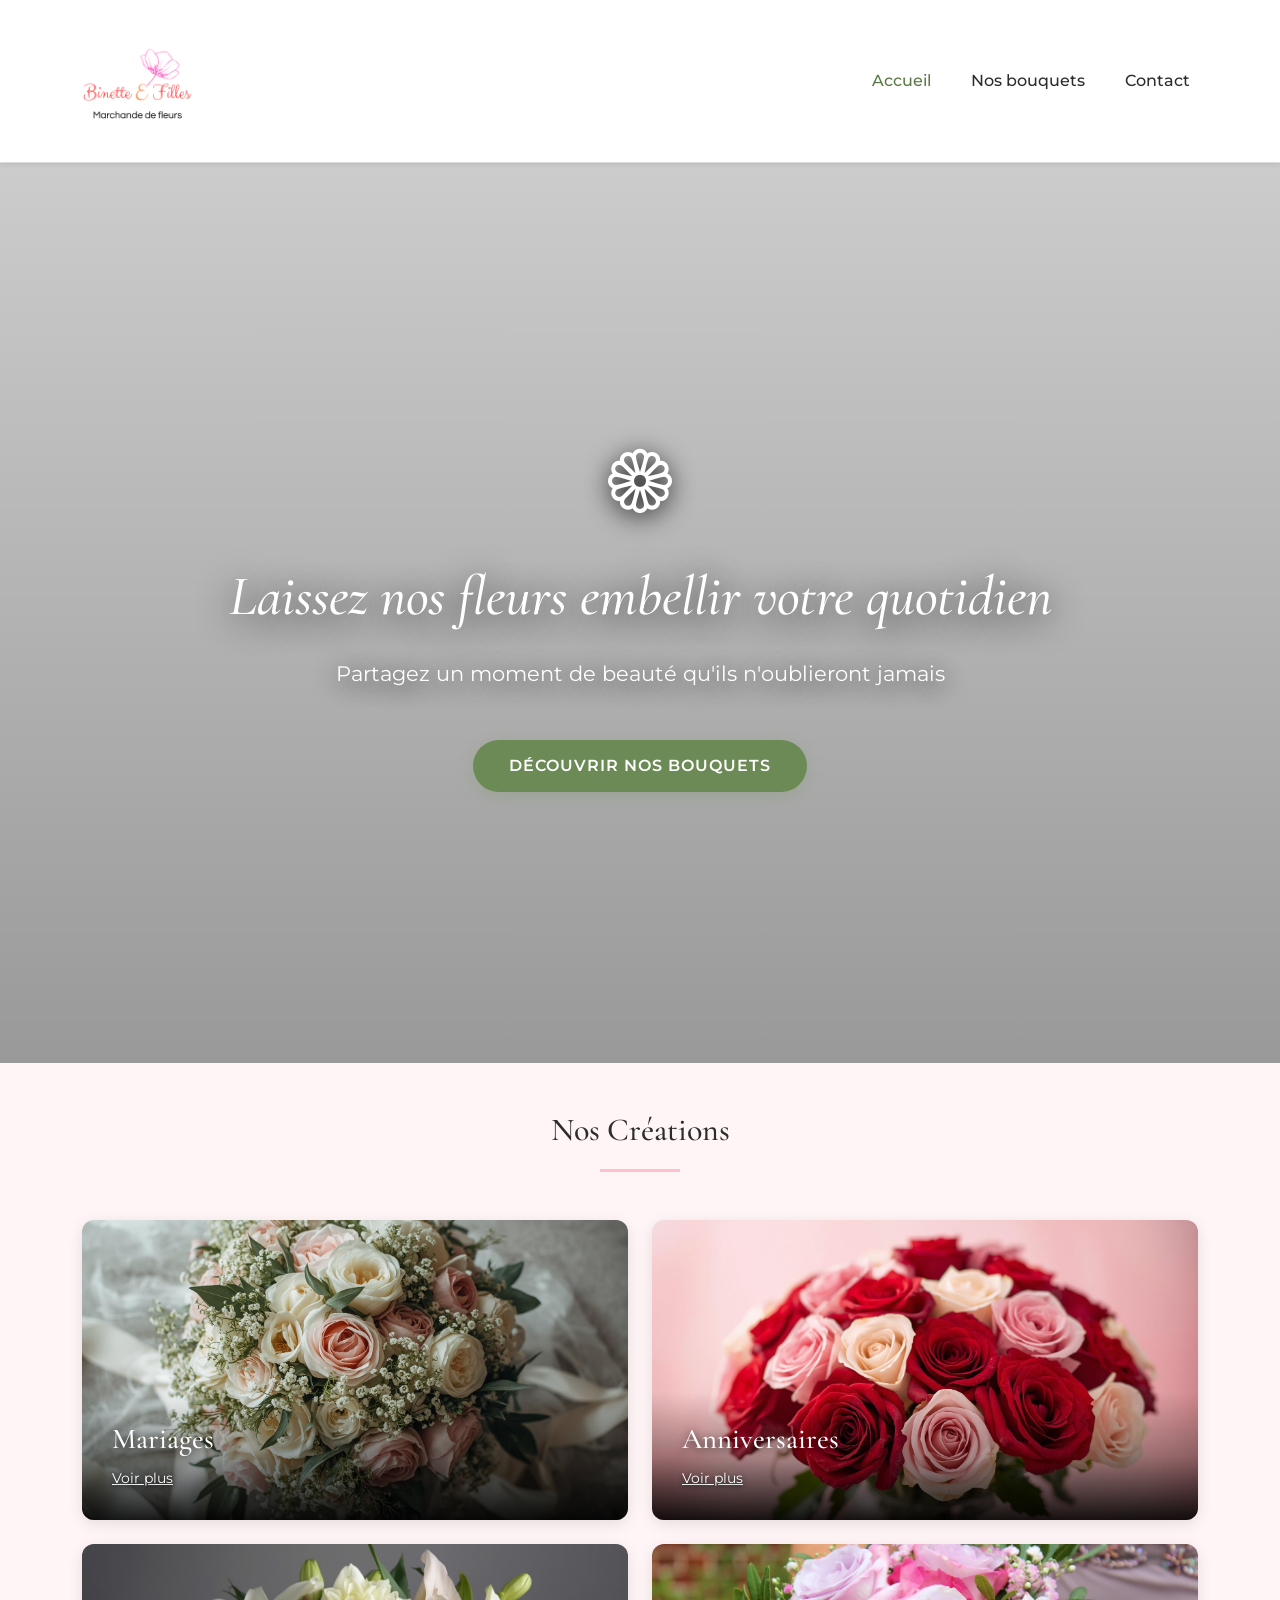
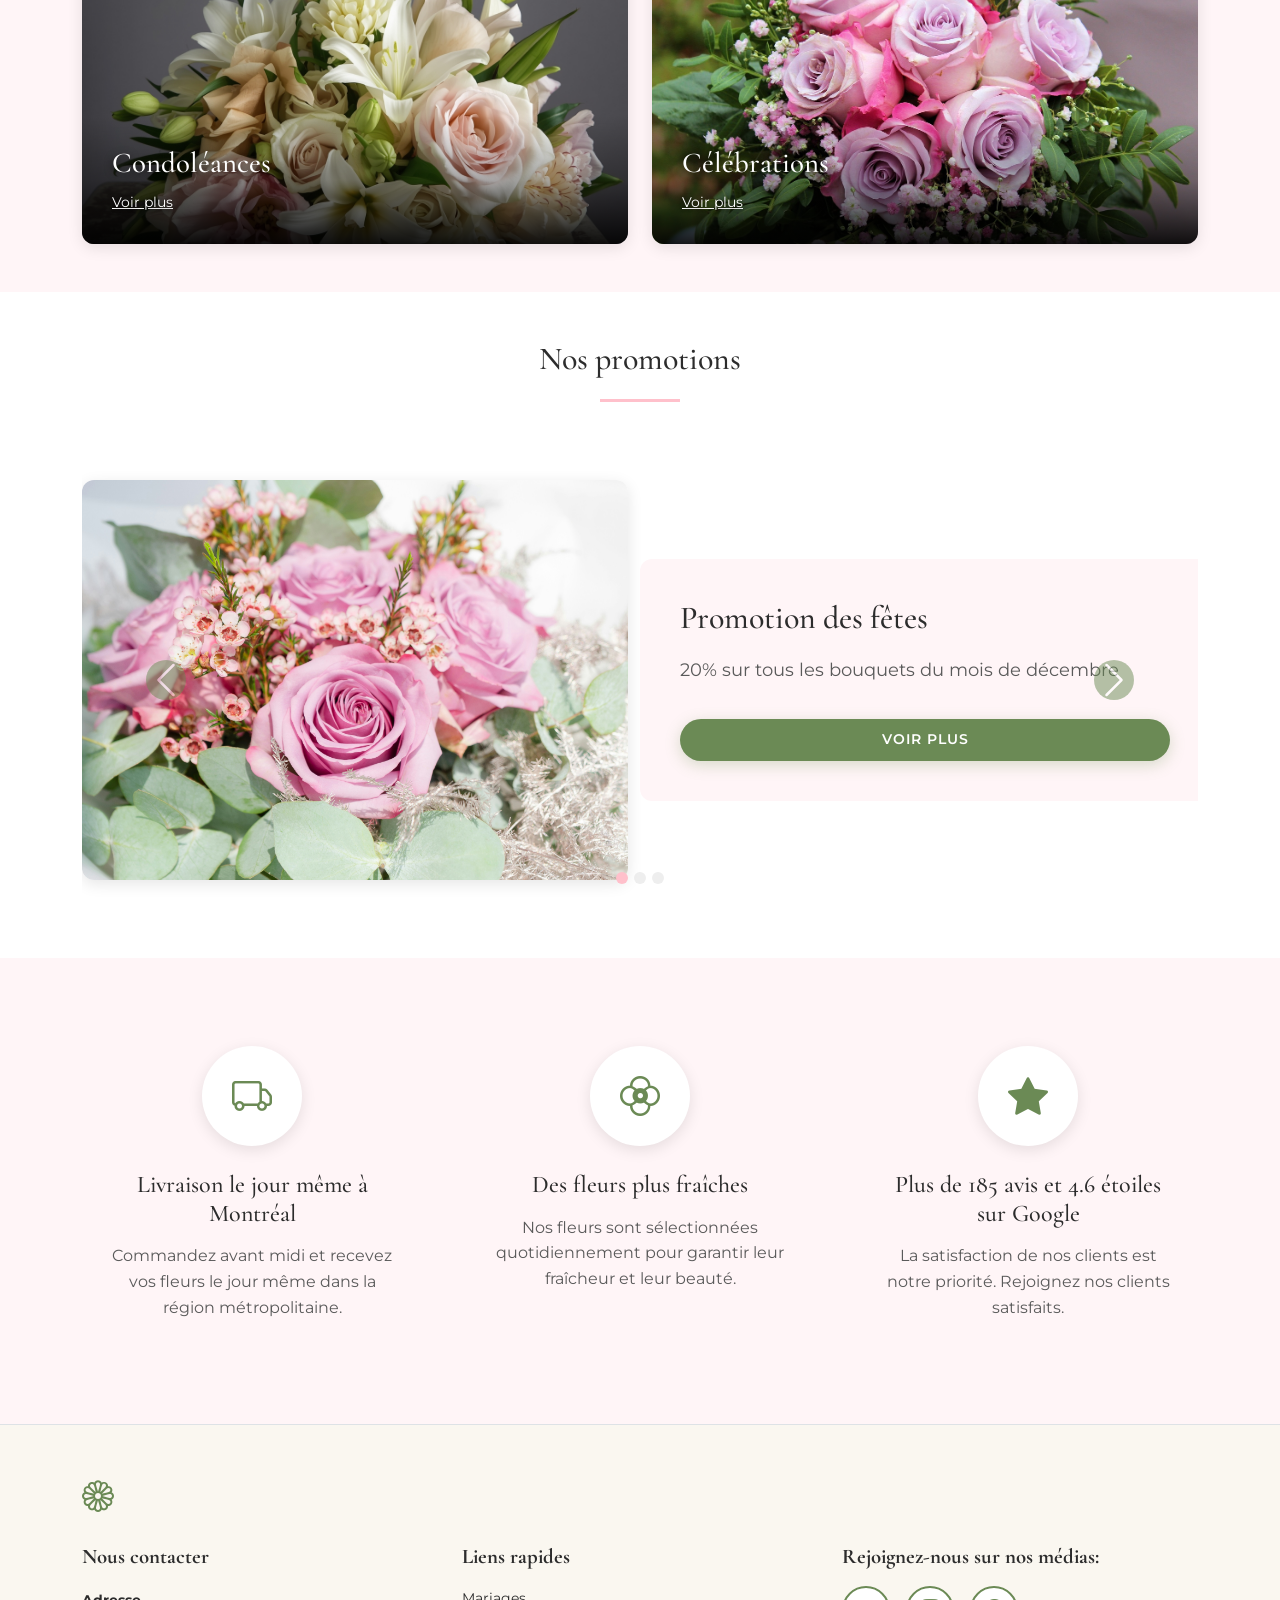
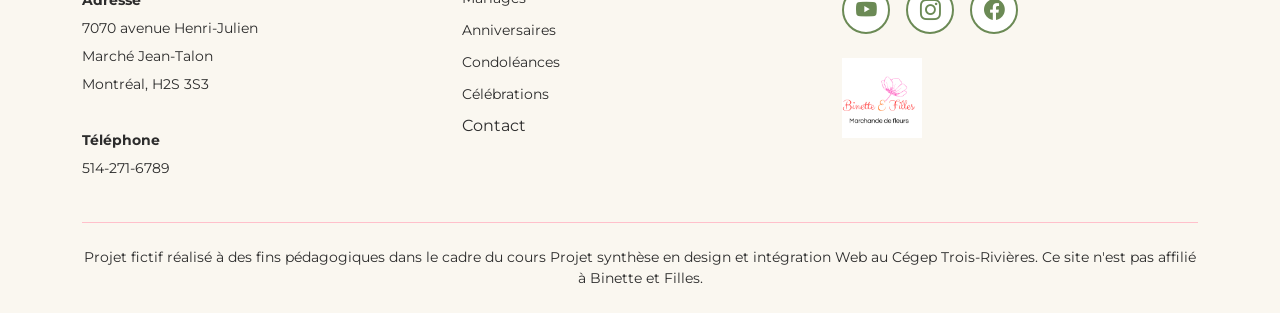
<file: index.html>
<!DOCTYPE html>
<html lang="fr">
<head>
    <meta charset="UTF-8">
    <meta name="viewport" content="width=device-width, initial-scale=1.0">
    <title>Binette et Filles | Fleuriste artisanale à Montréal</title>
    
    <!-- Bootstrap CSS -->
    <link href="https://cdn.jsdelivr.net/npm/bootstrap@5.3.2/dist/css/bootstrap.min.css" rel="stylesheet">
    
    <!-- Bootstrap Icons -->
    <link href="https://cdn.jsdelivr.net/npm/bootstrap-icons@1.11.1/font/bootstrap-icons.css" rel="stylesheet">
    
    <!-- Google Fonts -->
    <link href="https://fonts.googleapis.com/css2?family=Cormorant+Garamond:wght@400;500;600;700&family=Montserrat:wght@300;400;500;600;700&display=swap" rel="stylesheet">
    
    <!-- Custom CSS -->
    <link rel="stylesheet" href="css/style.css">
</head>
<body>
    <!-- ========== HEADER ========== -->
    <header>
        <nav class="navbar navbar-expand-lg navbar-light bg-white sticky-top shadow-sm py-3">
            <div class="container">
                <!-- Logo -->
                <a class="navbar-brand" href="index.html">
                    <img src="images/logo Binette et filles.png" alt="Binette et Filles" height="120">
                </a>
                
                <!-- Bouton menu mobile -->
                <button class="navbar-toggler" type="button" data-bs-toggle="collapse" data-bs-target="#navbarNav" aria-controls="navbarNav" aria-expanded="false" aria-label="Menu">
                    <span class="navbar-toggler-icon"></span>
                </button>
                
                <!-- Navigation principale -->
                <div class="collapse navbar-collapse" id="navbarNav">
                    <ul class="navbar-nav ms-auto gap-lg-4">
                        <li class="nav-item">
                            <a class="nav-link active" href="index.html">Accueil</a>
                        </li>
                        <li class="nav-item">
                            <a class="nav-link" href="bouquets.html">Nos bouquets</a>
                        </li>
                        <li class="nav-item">
                            <a class="nav-link" href="contact.html">Contact</a>
                        </li>
                    </ul>
                </div>
            </div>
        </nav>
    </header>

  <!-- ========== HERO ========== -->
<section class="hero position-relative">
    <!-- Vidéo hero -->
    <video class="hero-video" autoplay muted loop playsinline>
        <source src="images/video hero.mp4" type="video/mp4">
    </video>
    
    <!-- Overlay  -->
    <div class="hero-overlay"></div>
    
    <!-- Contenu hero -->
    <div class="hero-content text-center">
        <i class="bi bi-flower1 hero-icon"></i>
        <h1 class="hero-title fst-italic">Laissez nos fleurs embellir votre quotidien</h1>
        <p class="hero-subtitle">Partagez un moment de beauté qu'ils n'oublieront jamais</p>
        <a href="bouquets.html" class="btn btn-vert-sauge mt-3">Découvrir nos bouquets</a>
    </div>
</section>


<!-- ========== NOS CRÉATIONS ========== -->
<section class="creations py-5">
    <div class="container">
        <!-- Titre section -->
        <h2 class="text-center mb-5">Nos Créations</h2>
        
        <!-- Grille 4 cartes -->
        <div class="row g-4">
            <!-- Carte 1 : Mariages -->
            <div class="col-lg-6 col-md-6">
                <div class="creation-card">
                    <img src="images/mariage.jpg" alt="Mariages" class="creation-img">
                    <div class="creation-content">
                        <h3>Mariages</h3>
                        <a href="mariages.html" class="creation-link">Voir plus</a>
                    </div>
                </div>
            </div>
            
            <!-- Carte 2 : Anniversaires -->
            <div class="col-lg-6 col-md-6">
                <div class="creation-card">
                    <img src="images/roses anniversaire.jpg" alt="Anniversaires" class="creation-img">
                    <div class="creation-content">
                        <h3>Anniversaires</h3>
                        <a href="#" class="creation-link">Voir plus</a>
                    </div>
                </div>
            </div>
            
            <!-- Carte 3 : Condoléances -->
            <div class="col-lg-6 col-md-6">
                <div class="creation-card">
                    <img src="images/fleurs condoléances.jpg" alt="Condoléances" class="creation-img">
                    <div class="creation-content">
                        <h3>Condoléances</h3>
                        <a href="#" class="creation-link">Voir plus</a>
                    </div>
                </div>
            </div>
            
            <!-- Carte 4 : Célébrations -->
            <div class="col-lg-6 col-md-6">
                <div class="creation-card">
                    <img src="images/bouquet 27.jpg" alt="Célébrations" class="creation-img">
                    <div class="creation-content">
                        <h3>Célébrations</h3>
                        <a href="#" class="creation-link">Voir plus</a>
                    </div>
                </div>
            </div>
        </div>
    </div>
</section>


<!-- ========== NOS PROMOTIONS ========== -->
<section class="promotions py-5 bg-white">
    <div class="container">
        <!-- Titre section -->
        <h2 class="text-center mb-5">Nos promotions</h2>
        
        <!-- Carrousel Bootstrap -->
        <div id="carouselPromotions" class="carousel slide" data-bs-ride="carousel">
          
            <div class="carousel-indicators">
                <button type="button" data-bs-target="#carouselPromotions" data-bs-slide-to="0" class="active" aria-current="true" aria-label="Slide 1"></button>
                <button type="button" data-bs-target="#carouselPromotions" data-bs-slide-to="1" aria-label="Slide 2"></button>
                <button type="button" data-bs-target="#carouselPromotions" data-bs-slide-to="2" aria-label="Slide 3"></button>
            </div>
            
            <!-- Slides -->
            <div class="carousel-inner">
                <!-- Slide 1 : Promotion des fêtes -->
                <div class="carousel-item active">
                    <div class="row align-items-center">
                        <div class="col-md-6">
                            <img src="images/bouquet rose 17.jpg" class="d-block w-100 promo-img" alt="Promotion des fêtes">
                        </div>
                        <div class="col-md-6 promo-content">
                            <h3 class="promo-title">Promotion des fêtes</h3>
                            <p class="promo-text">20% sur tous les bouquets du mois de décembre</p>
                            <a href="bouquets.html" class="btn btn-vert-sauge mt-3">Voir plus</a>
                        </div>
                    </div>
                </div>
                
                <!-- Slide 2 : Saint-Valentin -->
                <div class="carousel-item">
                    <div class="row align-items-center">
                        <div class="col-md-6">
                            <img src="images/bouquet rouge.jpg" class="d-block w-100 promo-img" alt="Saint-Valentin">
                        </div>
                       <div class="col-md-6 promo-content">
                     <h3 class="promo-title">Saint-Valentin approche</h3>
                         <p class="promo-text">Réservez dès maintenant vos bouquets de roses romantiques</p>
                        <a href="bouquets.html" class="btn btn-vert-sauge mt-3">Voir plus</a>
                        </div>
                    </div>
                </div>
                
                <!-- Slide 3 : Fête des mères -->
                <div class="carousel-item">
                    <div class="row align-items-center">
                        <div class="col-md-6">
                            <img src="images/roses anniversaire  2.jpg" class="d-block w-100 promo-img" alt="Fête des mères">
                        </div>
                        <div class="col-md-6 promo-content">
                            <h3 class="promo-title">Fête des mères</h3>
                            <p class="promo-text">Offrez un bouquet unique pour célébrer maman</p>
                            <a href="bouquets.html" class="btn btn-vert-sauge mt-3">Voir plus</a>
                        </div>
                    </div>
                </div>
            </div>
            
            <!-- Contrôles précédent/suivant -->
            <button class="carousel-control-prev" type="button" data-bs-target="#carouselPromotions" data-bs-slide="prev">
                <span class="carousel-control-prev-icon" aria-hidden="true"></span>
                <span class="visually-hidden">Précédent</span>
            </button>
            <button class="carousel-control-next" type="button" data-bs-target="#carouselPromotions" data-bs-slide="next">
                <span class="carousel-control-next-icon" aria-hidden="true"></span>
                <span class="visually-hidden">Suivant</span>
            </button>
        </div>
    </div>
</section> 
<!-- ========== NOS VALEURS ========== -->
<section class="valeurs py-5">
    <div class="container">
        <div class="row g-5">
            <!-- Valeur 1 : Livraison -->
            <div class="col-lg-4 col-md-4">
                <div class="valeur-card">
                    <i class="bi bi-truck valeur-icon"></i>
                    <h3>Livraison le jour même à Montréal</h3>
                    <p>Commandez avant midi et recevez vos fleurs le jour même dans la région métropolitaine.</p>
                </div>
            </div>
            
            <!-- Valeur 2 : Fraîcheur -->
            <div class="col-lg-4 col-md-4">
                <div class="valeur-card">
                    <i class="bi bi-flower2 valeur-icon"></i>
                    <h3>Des fleurs plus fraîches</h3>
                    <p>Nos fleurs sont sélectionnées quotidiennement pour garantir leur fraîcheur et leur beauté.</p>
                </div>
            </div>
            
            <!-- Valeur 3 : Avis Google -->
            <div class="col-lg-4 col-md-4">
                <div class="valeur-card">
                    <i class="bi bi-star-fill valeur-icon"></i>
                    <h3>Plus de 185 avis et 4.6 étoiles sur Google</h3>
                    <p>La satisfaction de nos clients est notre priorité. Rejoignez nos clients satisfaits.</p>
                </div>
            </div>
        </div>
    </div>
</section>







    <!-- ========== FOOTER ========== -->
   <footer class="border-top pt-5 pb-4 mt-auto">
        <div class="container">
            <!-- Icône fleur -->
            <i class="bi bi-flower1 fs-2 text-noir-doux mb-4 d-block"></i>
            
            <!-- Contenu du footer -->
            <div class="row">
                <!-- Colonne 1 : Nous contacter -->
                <div class="col-lg-4 col-md-6 mb-4 mb-lg-0">
                    <h5 class="fw-bold mb-3">Nous contacter</h5>
                    <address class="text-gris small lh-lg">
                        <strong class="text-noir-doux">Adresse</strong><br>
                        7070 avenue Henri-Julien<br>
                        Marché Jean-Talon<br>
                        Montréal, H2S 3S3<br><br>
                        <strong class="text-noir-doux">Téléphone</strong><br>
                        514-271-6789
                    </address>
                </div>
                
                <!-- Colonne 2 : Liens rapides -->
                <div class="col-lg-4 col-md-6 mb-4 mb-lg-0">
                    <h5 class="fw-bold mb-3">Liens rapides</h5>
                    <ul class="list-unstyled">
                        <li class="mb-2"><a href="mariages.html" class="text-gris text-decoration-none footer-link small">Mariages</a></li>
                        <li class="mb-2"><a href="#" class="text-gris text-decoration-none footer-link small">Anniversaires</a></li>
                        <li class="mb-2"><a href="#" class="text-gris text-decoration-none footer-link small">Condoléances</a></li>
                        <li class="mb-2"><a href="#" class="text-gris text-decoration-none footer-link small">Célébrations</a></li>
                       <li class="mb-2"><a href="contact.html" class="footer-link text-decoration-none text-gris">Contact</a></li>
                    </ul>
                </div>
                
                <!-- Colonne 3 : Réseaux sociaux -->
                <div class="col-lg-4 col-md-12">
                    <h5 class="fw-bold mb-3">Rejoignez-nous sur nos médias:</h5>
                    
                    <!-- Icônes réseaux sociaux -->
                    <div class="d-flex gap-3 mb-4">
                        <a href="#" class="social-icon text-decoration-none" aria-label="YouTube">
                            <i class="bi bi-youtube"></i>
                        </a>
                        <a href="#" class="social-icon text-decoration-none" aria-label="Instagram">
                            <i class="bi bi-instagram"></i>
                        </a>
                        <a href="#" class="social-icon text-decoration-none" aria-label="Facebook">
                            <i class="bi bi-facebook"></i>
                        </a>
                    </div>
                    
                  
                   
                 <img src="images/logo Binette et filles.png" alt="Binette et Filles" class="footer-logo mb-2">
               
                </div>
            </div>
            
            <!-- Bas du footer -->
            <div class="border-top mt-4 pt-4 text-center">
                <p class="text-gris small mb-0">Projet fictif réalisé à des fins pédagogiques dans le cadre du cours Projet synthèse en design et intégration Web au Cégep Trois-Rivières. Ce site n'est pas affilié à Binette et Filles.</p>
            </div>
        </div>
    </footer>

    <!-- Bootstrap JS -->
    <script src="https://cdn.jsdelivr.net/npm/bootstrap@5.3.2/dist/js/bootstrap.bundle.min.js"></script>
</body>
</html>
</file>
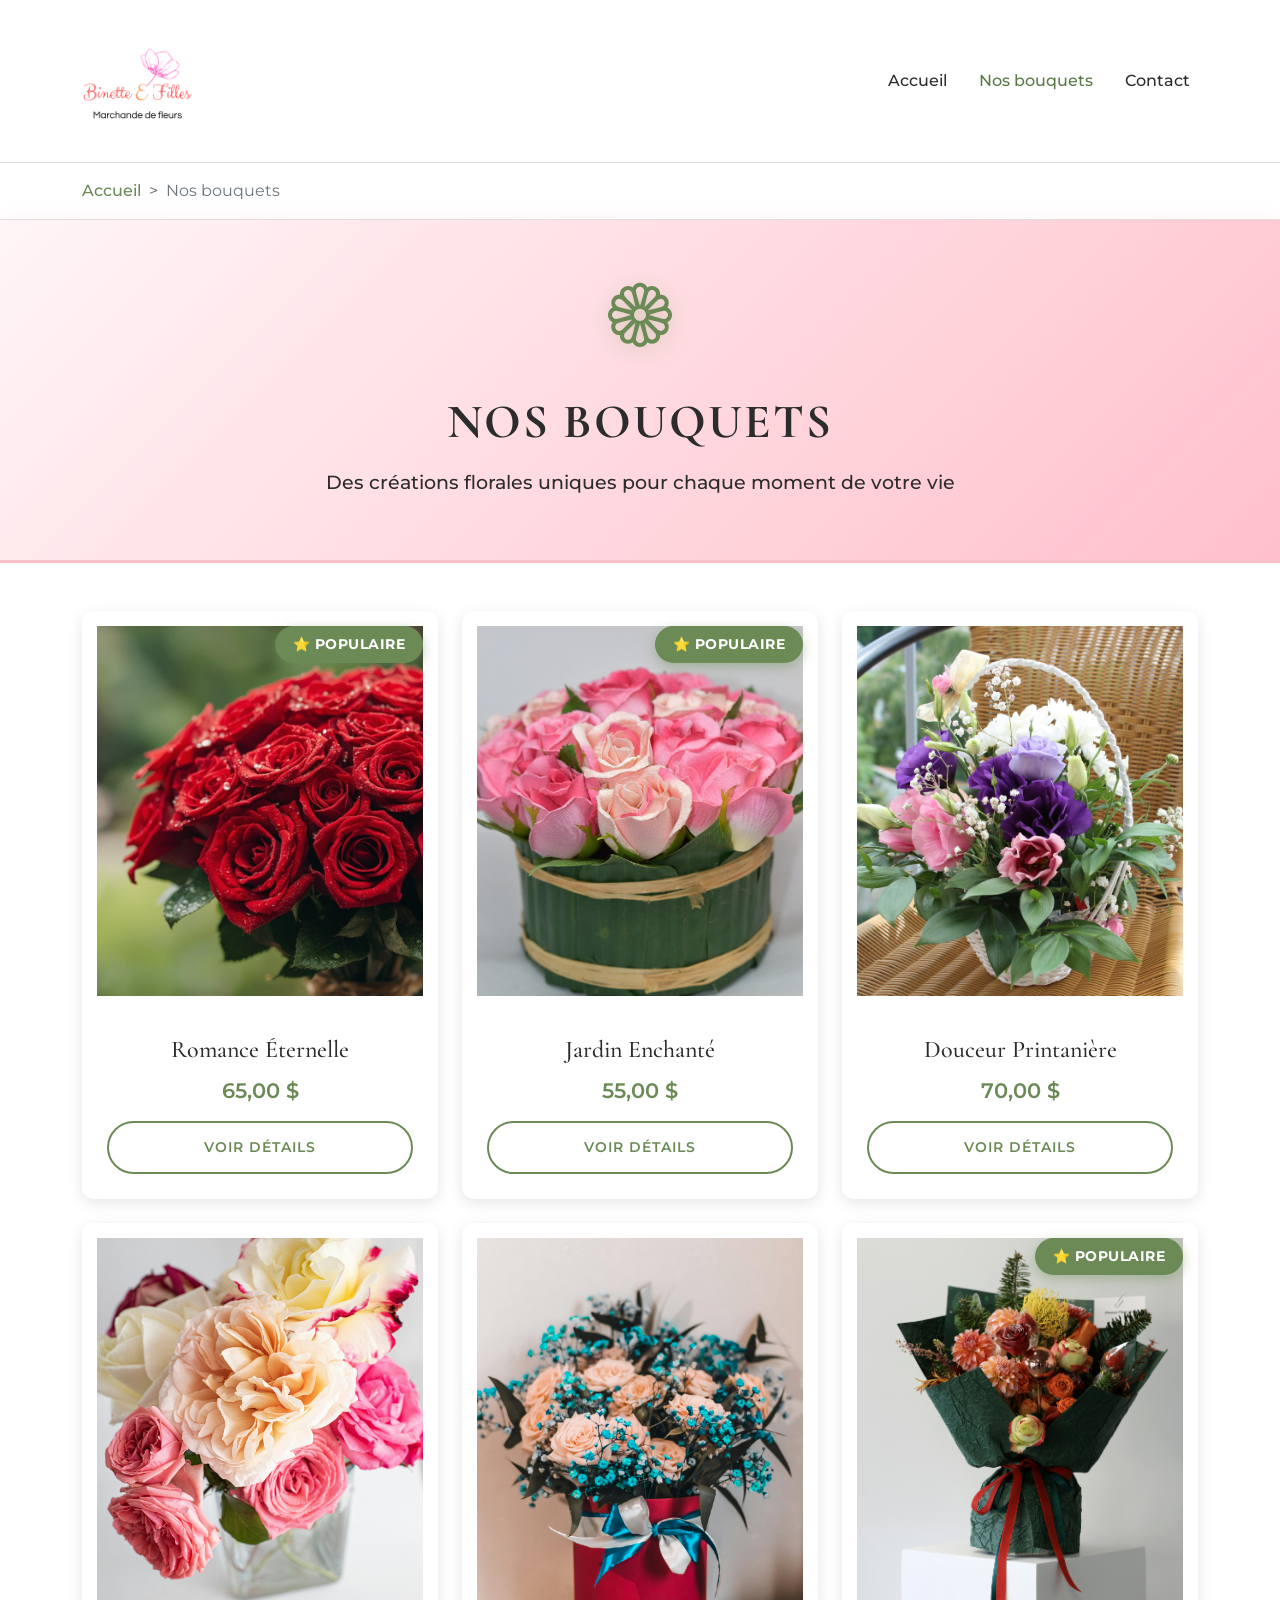
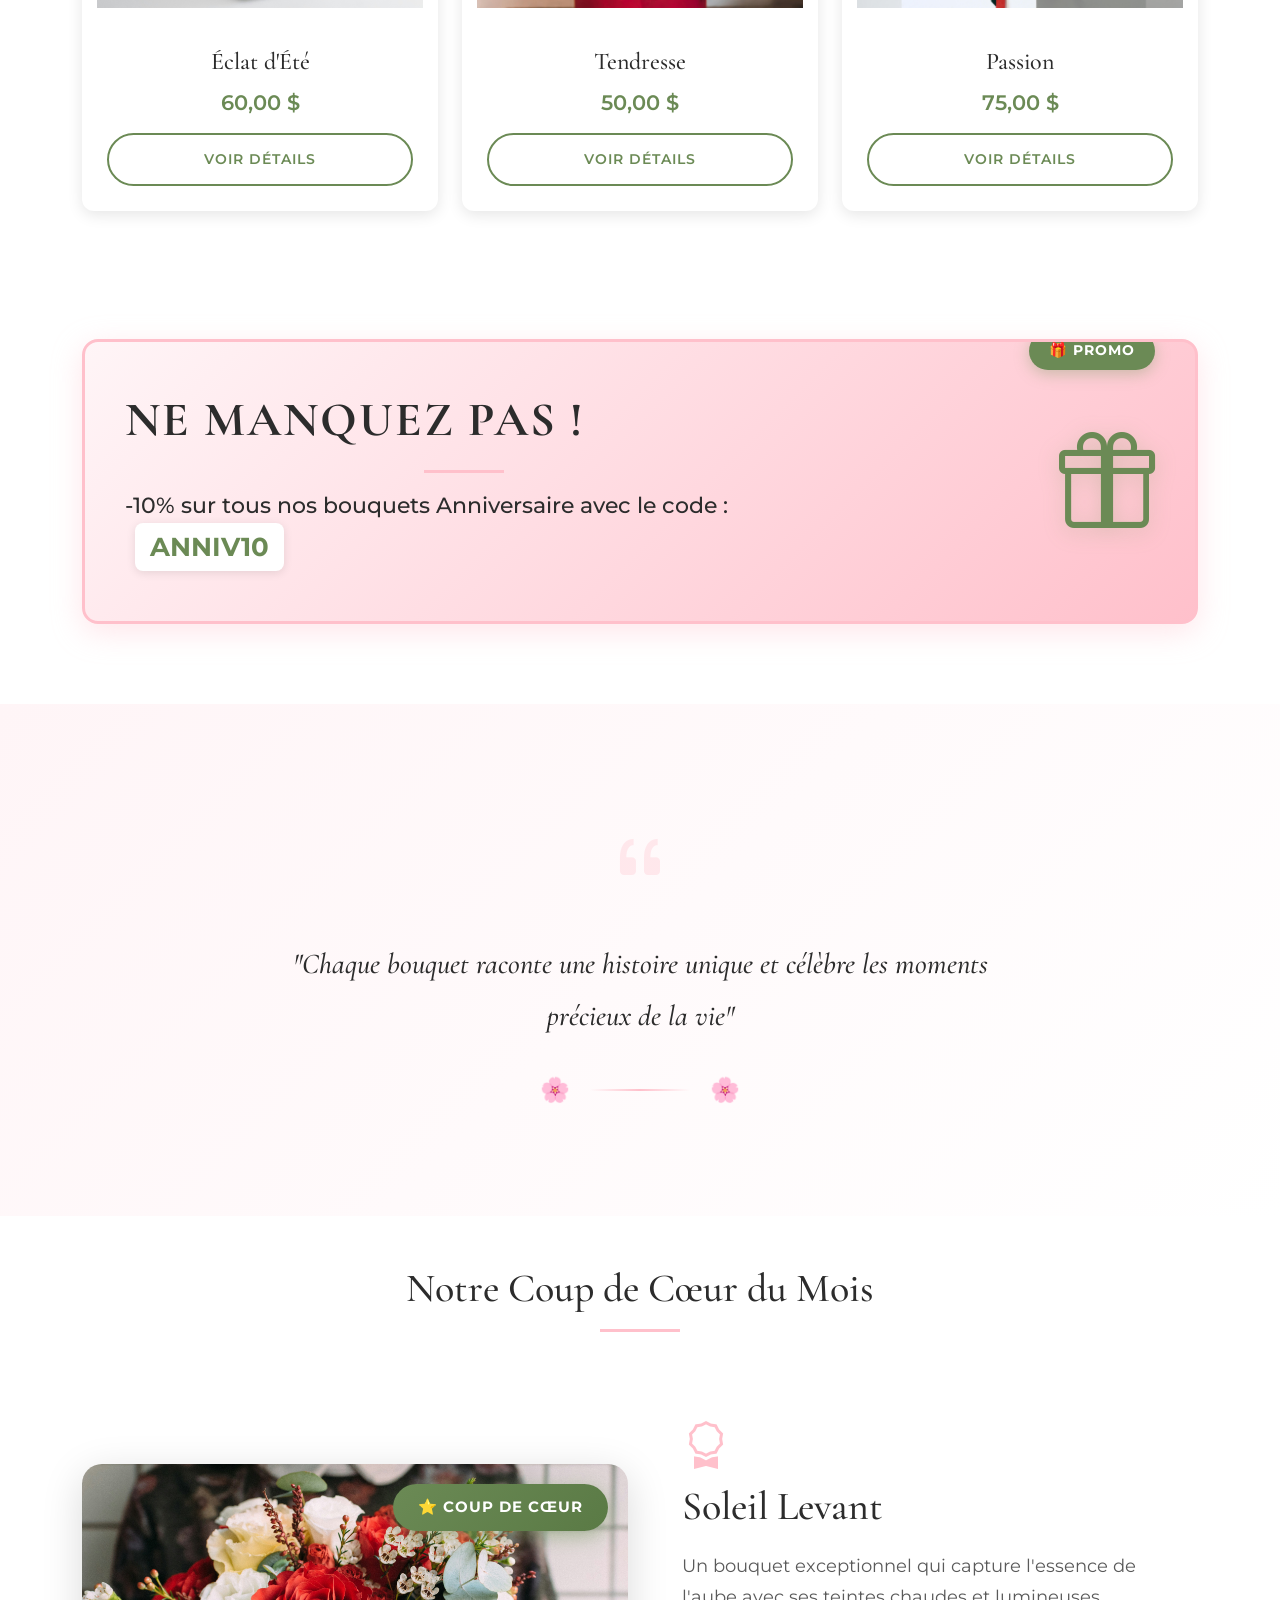
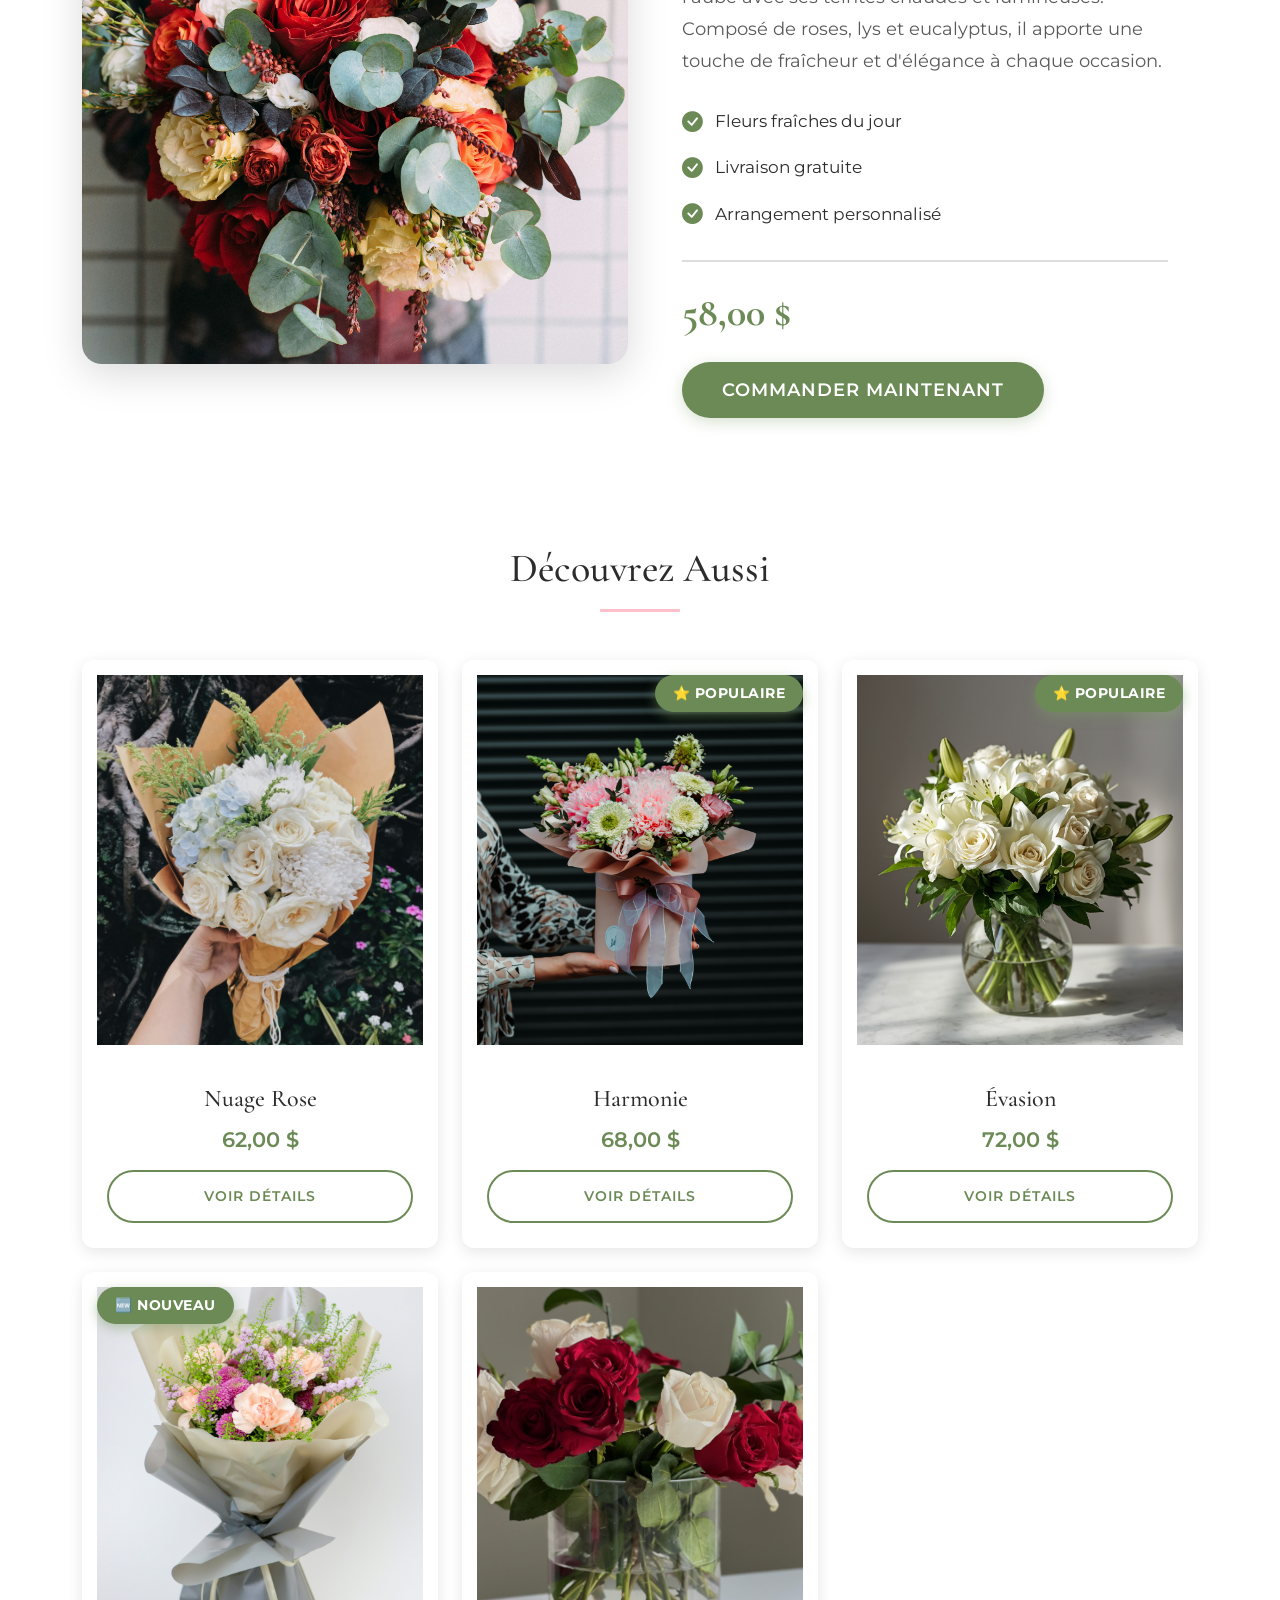
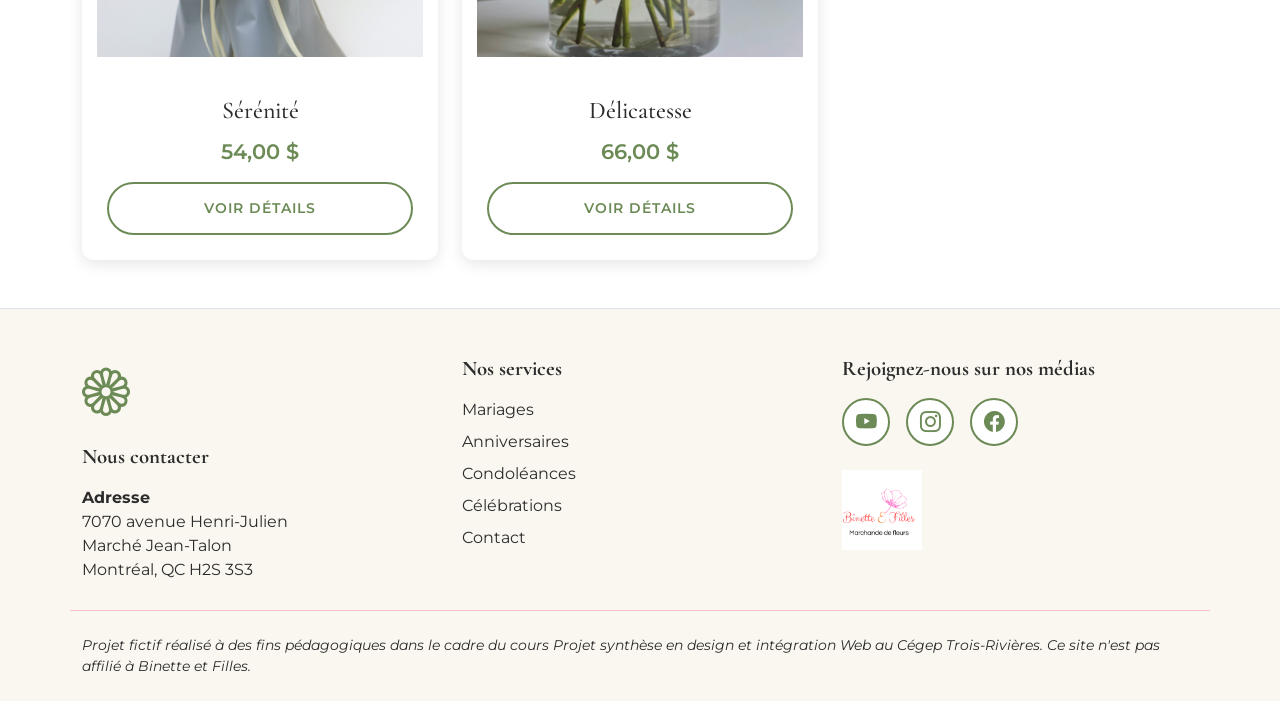
<file: bouquets.html>
<!DOCTYPE html>
<html lang="fr">
<head>
    <meta charset="UTF-8">
    <meta name="viewport" content="width=device-width, initial-scale=1.0">
    <meta name="description" content="Découvrez notre collection de bouquets artisanaux pour toutes les occasions - Binette et Filles, fleuriste à Montréal">
    <title>Nos Bouquets - Binette et Filles</title>
    
    <!-- Bootstrap CSS -->
    <link href="https://cdn.jsdelivr.net/npm/bootstrap@5.3.0/dist/css/bootstrap.min.css" rel="stylesheet">
    
    <!-- Bootstrap Icons -->
    <link rel="stylesheet" href="https://cdn.jsdelivr.net/npm/bootstrap-icons@1.11.0/font/bootstrap-icons.css">
    
    <!-- Custom CSS -->
    <link rel="stylesheet" href="css/style.css">
</head>
<body class="d-flex flex-column min-vh-100">

    <!-- ========== HEADER ========== -->
    <header>
        <nav class="navbar navbar-expand-lg navbar-light bg-white py-3">
            <div class="container">
                <!-- Logo -->
                <a class="navbar-brand d-flex align-items-center" href="index.html">
                    <img src="images/logo Binette et filles.png" alt="Binette et Filles" height="120" class="me-2">
                </a>
                
                <!-- Mobile toggle -->
                <button class="navbar-toggler" type="button" data-bs-toggle="collapse" data-bs-target="#navbarNav">
                    <span class="navbar-toggler-icon"></span>
                </button>
                
                <!-- Navigation -->
                <div class="collapse navbar-collapse justify-content-end" id="navbarNav">
                    <ul class="navbar-nav gap-3">
                        <li class="nav-item">
                            <a class="nav-link" href="index.html">Accueil</a>
                        </li>
                        <li class="nav-item">
                            <a class="nav-link active" href="bouquets.html">Nos bouquets</a>
                        </li>
                        <li class="nav-item">
                            <a class="nav-link" href="contact.html">Contact</a>
                        </li>
                    </ul>
                </div>
            </div>
        </nav>
    </header>

<nav aria-label="breadcrumb" class="bg-white border-bottom py-3">
    <div class="container">
        <ol class="breadcrumb mb-0">
            <li class="breadcrumb-item"><a href="index.html" class="text-decoration-none breadcrumb-link">Accueil</a></li>
            <li class="breadcrumb-item active text-secondary" aria-current="page">Nos bouquets</li>
        </ol>
    </div>
</nav>
    <!-- ========== HERO ========== -->
    <section class="hero-bouquets py-5">
        <div class="container text-center">
            <i class="bi bi-flower1 hero-icon-bouquets"></i>
            <h1 class="hero-title-bouquets mb-3">Nos Bouquets</h1>
            <p class="hero-subtitle-bouquets">Des créations florales uniques pour chaque moment de votre vie</p>
        </div>
    </section>

    <!-- ========== CATALOGUE  ========== -->
    <section class="catalogue py-5 bg-white">
        <div class="container">
            <div class="row g-4">
                
                <!-- Bouquet 1  -->
                <div class="col-lg-4 col-md-6">
                    <div class="bouquet-card">
                        <span class="badge-popular">⭐ Populaire</span>
                        <img src="images/roses bouquet rouge.jpg" alt="Bouquet Romance Éternelle" class="bouquet-img">
                        <div class="bouquet-info">
                            <h3>Romance Éternelle</h3>
                            <p class="bouquet-price">65,00 $</p>
                            <a href="#" class="btn btn-outline-vert-sauge btn-sm">Voir détails</a>
                        </div>
                    </div>
                </div>

                <!-- Bouquet 2  -->
                <div class="col-lg-4 col-md-6">
                    <div class="bouquet-card">
                        <span class="badge-popular">⭐ Populaire</span>
                        <img src="images/bouquet 29.jpg" alt="Bouquet Jardin Enchanté" class="bouquet-img">
                        <div class="bouquet-info">
                            <h3>Jardin Enchanté</h3>
                            <p class="bouquet-price">55,00 $</p>
                            <a href="#" class="btn btn-outline-vert-sauge btn-sm">Voir détails</a>
                        </div>
                    </div>
                </div>

                <!-- Bouquet 3 -->
                <div class="col-lg-4 col-md-6">
                    <div class="bouquet-card">
                        <img src="images/bouquet 22.jpg" alt="Bouquet Douceur Printanière" class="bouquet-img">
                        <div class="bouquet-info">
                            <h3>Douceur Printanière</h3>
                            <p class="bouquet-price">70,00 $</p>
                            <a href="#" class="btn btn-outline-vert-sauge btn-sm">Voir détails</a>
                        </div>
                    </div>
                </div>

                <!-- Bouquet 4 -->
                <div class="col-lg-4 col-md-6">
                    <div class="bouquet-card">
                        <img src="images/bouquet 8.jpg" alt="Bouquet Éclat d'Été" class="bouquet-img">
                        <div class="bouquet-info">
                            <h3>Éclat d'Été</h3>
                            <p class="bouquet-price">60,00 $</p>
                            <a href="#" class="btn btn-outline-vert-sauge btn-sm">Voir détails</a>
                        </div>
                    </div>
                </div>

                <!-- Bouquet 5 -->
                <div class="col-lg-4 col-md-6">
                    <div class="bouquet-card">
                        <img src="images/bouquet bleu.jpg" alt="Bouquet Tendresse" class="bouquet-img">
                        <div class="bouquet-info">
                            <h3>Tendresse</h3>
                            <p class="bouquet-price">50,00 $</p>
                            <a href="#" class="btn btn-outline-vert-sauge btn-sm">Voir détails</a>
                        </div>
                    </div>
                </div>

                <!-- Bouquet 6 - POPULAIRE -->
                <div class="col-lg-4 col-md-6">
                    <div class="bouquet-card">
                        <span class="badge-popular">⭐ Populaire</span>
                        <img src="images/bouquet différentes couleurs.jpg" alt="Bouquet Passion" class="bouquet-img">
                        <div class="bouquet-info">
                            <h3>Passion</h3>
                            <p class="bouquet-price">75,00 $</p>
                            <a href="#" class="btn btn-outline-vert-sauge btn-sm">Voir détails</a>
                        </div>
                    </div>
                </div>

            </div>
        </div>
    </section>

    <!-- ========== PROMOTION INTERCALÉE ========== -->
    <section class="promo-section">
        <div class="container">
            <div class="promo-banner">
                <div class="row align-items-center">
                    <div class="col-lg-8">
                        <h2 class="promo-banner-title mb-3">NE MANQUEZ PAS !</h2>
                        <p class="promo-banner-text mb-0">-10% sur tous nos bouquets Anniversaire avec le code : <strong>ANNIV10</strong></p>
                    </div>
                    <div class="col-lg-4 text-end">
                        <i class="bi bi-gift promo-icon"></i>
                    </div>
                </div>
            </div>
        </div>
    </section>

    <!-- ========== CITATION INSPIRANTE ========== -->
    <section class="citation-section py-5">
        <div class="container">
            <div class="citation-box text-center">
                <i class="bi bi-quote citation-icon"></i>
                <p class="citation-text">"Chaque bouquet raconte une histoire unique et célèbre les moments précieux de la vie"</p>
                <div class="citation-decoration">
                    <span class="decoration-flower">🌸</span>
                    <span class="decoration-line"></span>
                    <span class="decoration-flower">🌸</span>
                </div>
            </div>
        </div>
    </section>

    <!-- ========== BOUQUET VEDETTE ========== -->
    <section class="bouquet-vedette py-5 bg-white">
        <div class="container">
            <h2 class="text-center mb-5">Notre Coup de Cœur du Mois</h2>
            <div class="row align-items-center">
                <div class="col-lg-6">
                    <div class="vedette-image-container">
                        <span class="badge-vedette">⭐ Coup de Cœur</span>
                        <img src="images/bouquet17.jpg" alt="Soleil Levant - Bouquet Vedette" class="vedette-img">
                    </div>
                </div>
                <div class="col-lg-6">
                    <div class="vedette-content">
                        <i class="bi bi-award vedette-icon"></i>
                        <h3 class="vedette-title">Soleil Levant</h3>
                        <p class="vedette-description">
                            Un bouquet exceptionnel qui capture l'essence de l'aube avec ses teintes chaudes et lumineuses. 
                            Composé de roses, lys et eucalyptus, il apporte une touche de fraîcheur et d'élégance à chaque occasion.
                        </p>
                        <div class="vedette-features">
                            <div class="feature-item">
                                <i class="bi bi-check-circle-fill"></i>
                                <span>Fleurs fraîches du jour</span>
                            </div>
                            <div class="feature-item">
                                <i class="bi bi-check-circle-fill"></i>
                                <span>Livraison gratuite</span>
                            </div>
                            <div class="feature-item">
                                <i class="bi bi-check-circle-fill"></i>
                                <span>Arrangement personnalisé</span>
                            </div>
                        </div>
                        <div class="vedette-footer">
                            <p class="vedette-price">58,00 $</p>
                            <a href="#" class="btn btn-vert-sauge btn-lg">Commander maintenant</a>
                        </div>
                    </div>
                </div>
            </div>
        </div>
    </section>

    <!-- ========== CATALOGUE - SUITE (5 bouquets) ========== -->
    <section class="catalogue py-5 bg-white">
        <div class="container">
            <h2 class="section-title text-center mb-5">Découvrez Aussi</h2>
            <div class="row g-4">
                
                <!-- Bouquet 8 -->
                <div class="col-lg-4 col-md-6">
                    <div class="bouquet-card">
                        <img src="images/bouquet 13.jpg" alt="Bouquet Nuage Rose" class="bouquet-img">
                        <div class="bouquet-info">
                            <h3>Nuage Rose</h3>
                            <p class="bouquet-price">62,00 $</p>
                            <a href="#" class="btn btn-outline-vert-sauge btn-sm">Voir détails</a>
                        </div>
                    </div>
                </div>

                <!-- Bouquet 9 - POPULAIRE -->
                <div class="col-lg-4 col-md-6">
                    <div class="bouquet-card">
                        <span class="badge-popular">⭐ Populaire</span>
                        <img src="images/bouquet 24.jpg" alt="Bouquet Harmonie" class="bouquet-img">
                        <div class="bouquet-info">
                            <h3>Harmonie</h3>
                            <p class="bouquet-price">68,00 $</p>
                            <a href="#" class="btn btn-outline-vert-sauge btn-sm">Voir détails</a>
                        </div>
                    </div>
                </div>

                <!-- Bouquet 10 - POPULAIRE -->
                <div class="col-lg-4 col-md-6">
                    <div class="bouquet-card">
                        <span class="badge-popular">⭐ Populaire</span>
                        <img src="images/bouquet fleur blanche.jpg" alt="Bouquet Évasion" class="bouquet-img">
                        <div class="bouquet-info">
                            <h3>Évasion</h3>
                            <p class="bouquet-price">72,00 $</p>
                            <a href="#" class="btn btn-outline-vert-sauge btn-sm">Voir détails</a>
                        </div>
                    </div>
                </div>

                <!-- Bouquet 11 - NOUVEAU -->
                <div class="col-lg-4 col-md-6">
                    <div class="bouquet-card">
                        <span class="badge-new">🆕 Nouveau</span>
                        <img src="images/bouquet 23.jpg" alt="Bouquet Sérénité" class="bouquet-img">
                        <div class="bouquet-info">
                            <h3>Sérénité</h3>
                            <p class="bouquet-price">54,00 $</p>
                            <a href="#" class="btn btn-outline-vert-sauge btn-sm">Voir détails</a>
                        </div>
                    </div>
                </div>

                <!-- Bouquet 12 -->
                <div class="col-lg-4 col-md-6">
                    <div class="bouquet-card">
                        <img src="images/bouquet 14.jpg" alt="Bouquet Délicatesse" class="bouquet-img">
                        <div class="bouquet-info">
                            <h3>Délicatesse</h3>
                            <p class="bouquet-price">66,00 $</p>
                            <a href="#" class="btn btn-outline-vert-sauge btn-sm">Voir détails</a>
                        </div>
                    </div>
                </div>

            </div>
        </div>
    </section>

  

 <!-- ========== FOOTER ========== -->
<footer class="border-top pt-5 pb-4 mt-auto">
    <div class="container">
        <div class="row g-4">
            
            <!-- Colonne 1 : Logo et contact -->
            <div class="col-lg-4 col-md-6">
                <i class="bi bi-flower1 d-block mb-3"></i>
                <h5 class="fw-bold mb-3">Nous contacter</h5>
                <address class="text-gris mb-1">
                    <strong>Adresse</strong><br>
                    7070 avenue Henri-Julien<br>
                    Marché Jean-Talon<br>
                    Montréal, QC H2S 3S3
                </address>
            </div>
            
            <!-- Colonne 2 : Nos services -->
            <div class="col-lg-4 col-md-6">
                <h5 class="fw-bold mb-3">Nos services</h5>
                <ul class="list-unstyled">
                    <li class="mb-2"><a href="mariages.html" class="footer-link text-decoration-none text-gris">Mariages</a></li>
                    <li class="mb-2"><a href="bouquets.html" class="footer-link text-decoration-none text-gris">Anniversaires</a></li>
                    <li class="mb-2"><a href="bouquets.html" class="footer-link text-decoration-none text-gris">Condoléances</a></li>
                    <li class="mb-2"><a href="bouquets.html" class="footer-link text-decoration-none text-gris">Célébrations</a></li>
                    <li class="mb-2"><a href="contact.html" class="footer-link text-decoration-none text-gris">Contact</a></li>
                </ul>
            </div>
            
            <!-- Colonne 3 : Réseaux sociaux -->
            <div class="col-lg-4 col-md-12">
                <h5 class="fw-bold mb-3">Rejoignez-nous sur nos médias</h5>
                <div class="d-flex gap-3 mb-4">
                    <a href="#" class="social-icon" aria-label="YouTube">
                        <i class="bi bi-youtube"></i>
                    </a>
                    <a href="#" class="social-icon" aria-label="Instagram">
                        <i class="bi bi-instagram"></i>
                    </a>
                    <a href="#" class="social-icon" aria-label="Facebook">
                        <i class="bi bi-facebook"></i>
                    </a>
                </div>
                
                <img src="images/logo Binette et filles.png" alt="Binette et Filles" class="footer-logo">
                
            </div>
            
        </div>
        
        <!-- Mention légale -->
        <div class="row mt-4 pt-3 border-top">
                <p class="text-gris fst-italic small mt-2 mb-0">Projet fictif réalisé à des fins pédagogiques dans le cadre du cours Projet synthèse en design et intégration Web au Cégep Trois-Rivières. Ce site n'est pas affilié à Binette et Filles.</p>
            </div>
        </div>
    </div>
</footer>
    <!-- Bootstrap JS -->
    <script src="https://cdn.jsdelivr.net/npm/bootstrap@5.3.0/dist/js/bootstrap.bundle.min.js"></script>
    
</body>
</html>
</file>
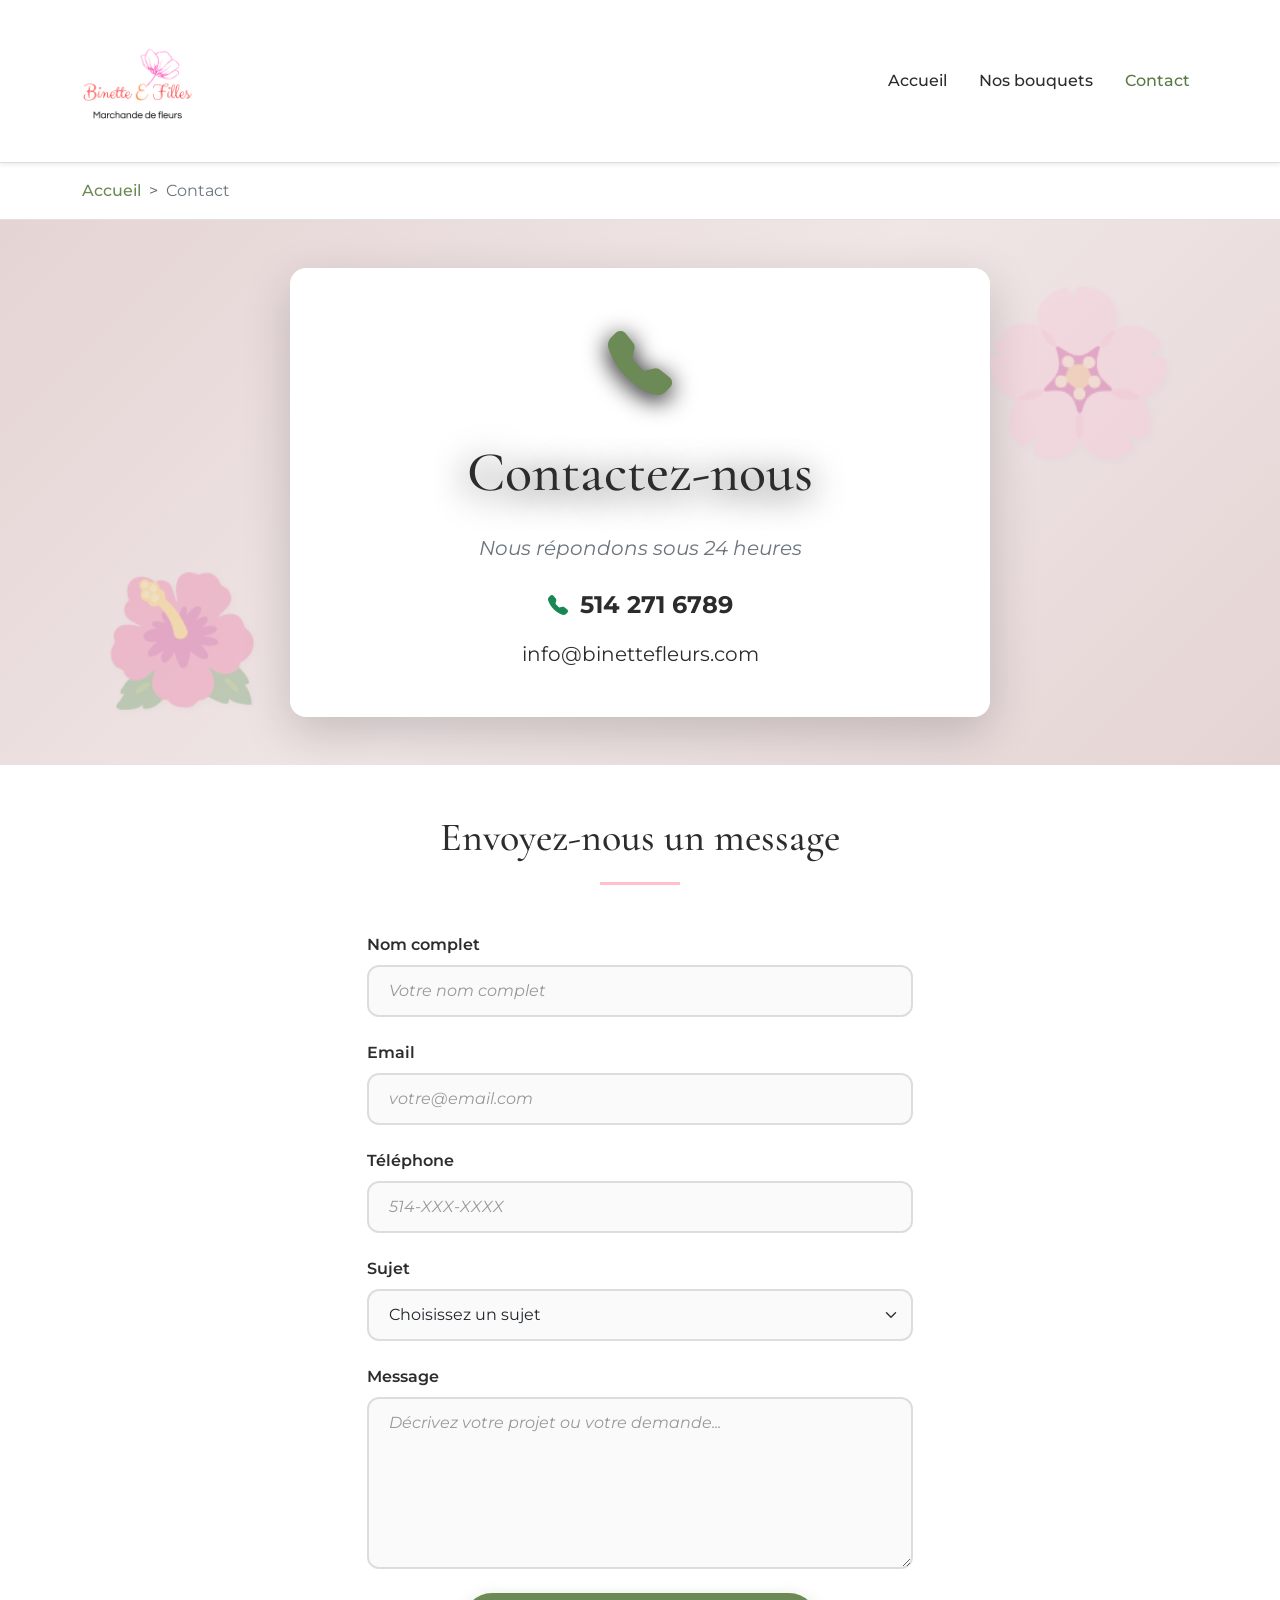
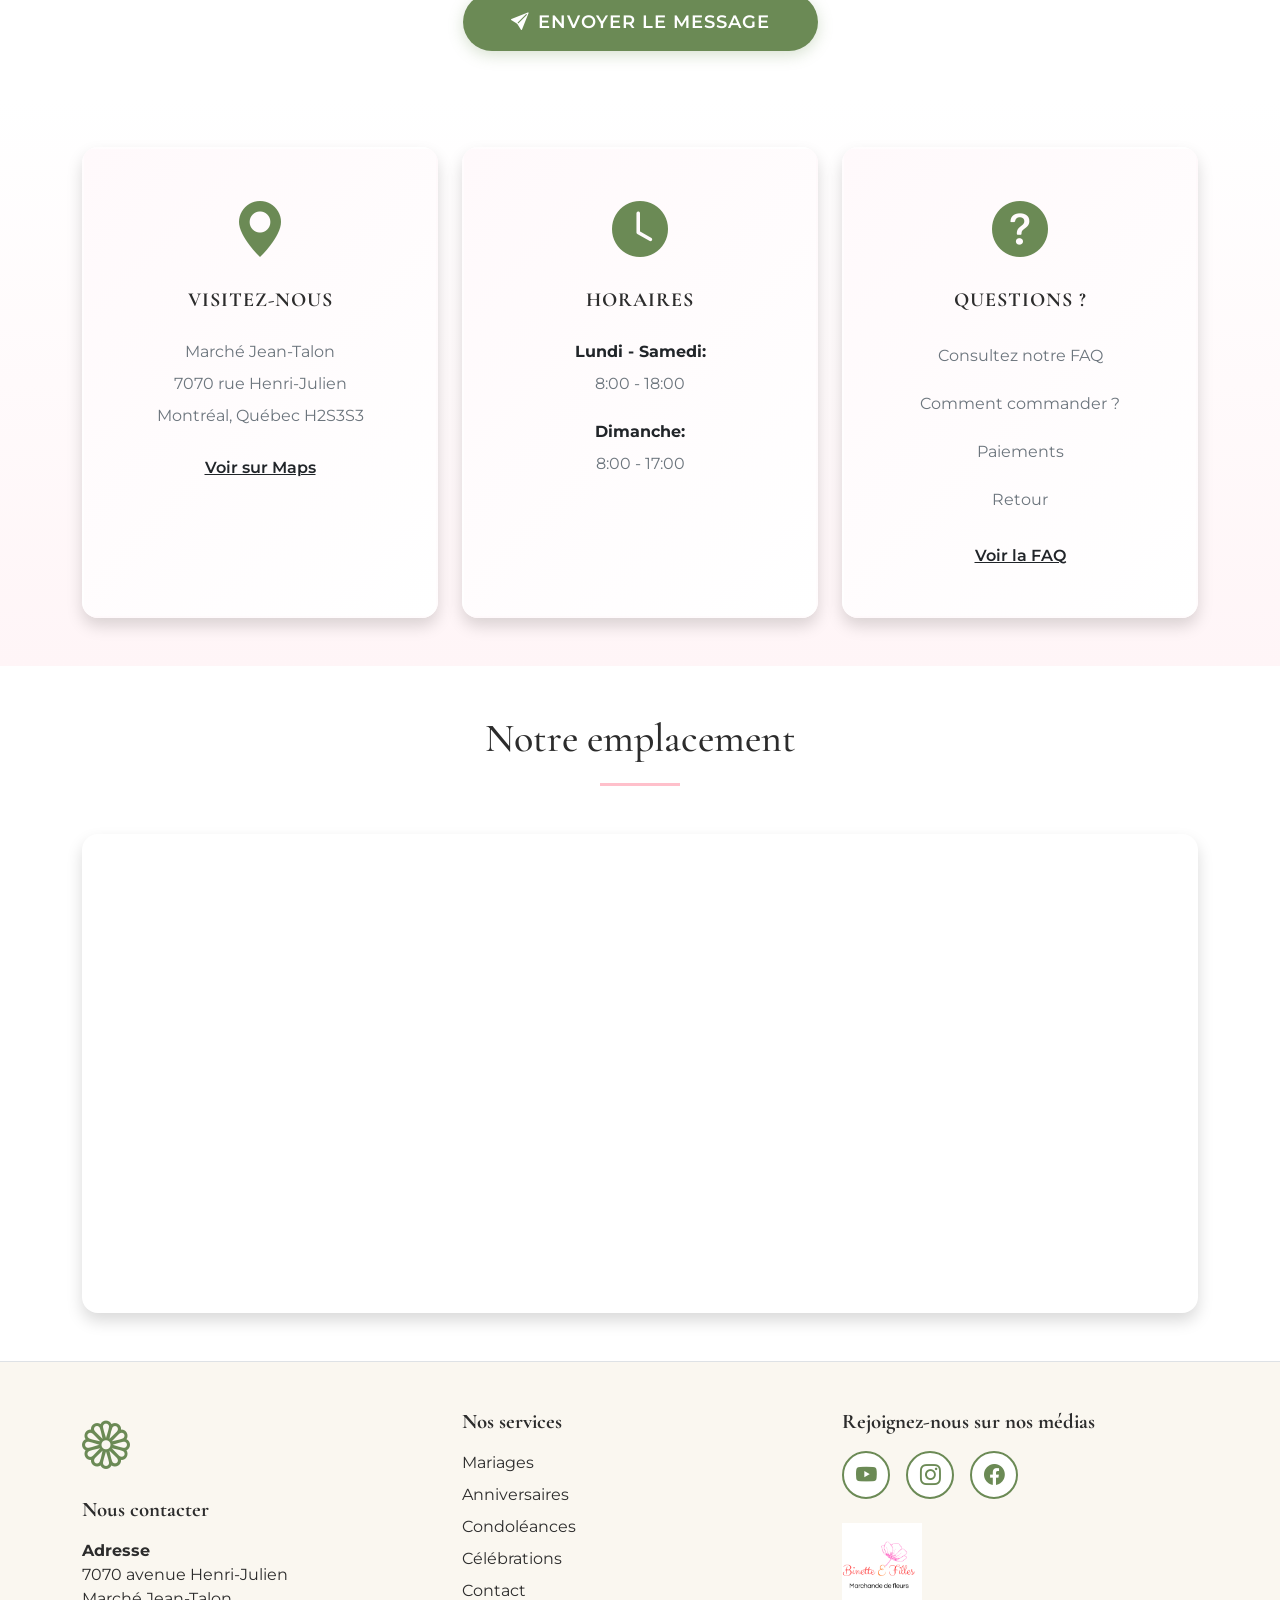
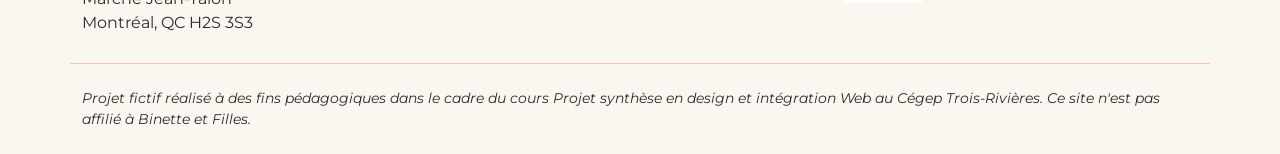
<file: Contact.html>
<!DOCTYPE html>
<html lang="fr">
<head>
    <meta charset="UTF-8">
    <meta name="viewport" content="width=device-width, initial-scale=1.0">
    <meta name="description" content="Contactez Binette et Filles - Fleuriste à Montréal. Réponse sous 24h.">
    <title>Contact - Binette et Filles</title>
    
    <!-- Bootstrap CSS -->
    <link href="https://cdn.jsdelivr.net/npm/bootstrap@5.3.0/dist/css/bootstrap.min.css" rel="stylesheet">
    
    <!-- Bootstrap Icons -->
    <link rel="stylesheet" href="https://cdn.jsdelivr.net/npm/bootstrap-icons@1.11.0/font/bootstrap-icons.css">
    
    <!-- Custom CSS -->
    <link rel="stylesheet" href="css/style.css">
</head>
<body class="d-flex flex-column min-vh-100">

    <!-- ========== HEADER ========== -->
    <header>
        <nav class="navbar navbar-expand-lg navbar-light bg-white py-3 shadow-sm">
            <div class="container">
                <!-- Logo -->
                <a class="navbar-brand d-flex align-items-center" href="index.html">
                    <img src="images/logo Binette et filles.png" alt="Binette et Filles" height="120" class="me-2">
                </a>
                
                <!-- Mobile toggle -->
                <button class="navbar-toggler" type="button" data-bs-toggle="collapse" data-bs-target="#navbarNav">
                    <span class="navbar-toggler-icon"></span>
                </button>
                
                <!-- Navigation -->
                <div class="collapse navbar-collapse justify-content-end" id="navbarNav">
                    <ul class="navbar-nav gap-3">
                  <li class="nav-item">
                <a class="nav-link" href="index.html">Accueil</a>
                </li>
               <li class="nav-item">
                 <a class="nav-link" href="bouquets.html">Nos bouquets</a>
                </li>
                <li class="nav-item">
                <a class="nav-link active" href="contact.html">Contact</a>
                </li>
                </ul>
                </div>
            </div>
        </nav>
    </header>

    <!-- ========== FIL D'ARIANE ========== -->
    <nav aria-label="breadcrumb" class="bg-white border-bottom py-3">
        <div class="container">
            <ol class="breadcrumb mb-0">
                <li class="breadcrumb-item"><a href="index.html" class="text-decoration-none breadcrumb-link">Accueil</a></li>
                <li class="breadcrumb-item active text-secondary" aria-current="page">Contact</li>
            </ol>
        </div>
    </nav>

    <!-- ========== HERO CONTACT ========== -->
    <section class="hero-contact-pattern py-5">
        <div class="container">
            <div class="hero-contact-box text-center p-5 rounded-4 mx-auto bg-white shadow-lg">
               
                <i class="bi bi-telephone-fill hero-icon mb-4 d-block"></i>
                
             
               
                <h1 class="hero-title mb-4">Contactez-nous</h1>
               
                <p class="text-secondary mb-4 fs-5 fst-italic">Nous répondons sous 24 heures</p>
                
               
              
                <!-- Téléphone avec animation -->
     <div class="mb-3">
    <i class="bi bi-telephone-fill text-success me-2 fs-5 phone-pulse"></i>
    <a href="tel:5142716789" class="contact-info-link text-decoration-none fw-bold fs-4">514 271 6789</a>
     </div>
               
                <div>
                    <a href="mailto:info@binettefleurs.com" class="contact-info-link text-decoration-none fs-5">info@binettefleurs.com</a>
                </div>
            </div>
        </div>
    </section>

    <!-- ========== FORMULAIRE DE CONTACT ========== -->
    <section class="contact-form-section py-5 bg-white">
        <div class="container">
        
            <h2 class="text-center mb-5 section-title position-relative pb-4">Envoyez-nous un message</h2>
            
            <!-- Formulaire -->
            <div class="row justify-content-center">
                <div class="col-lg-8 col-xl-6">
                    <form id="contactForm" class="contact-form">
                        
                        <!-- Nom complet -->
                        <div class="mb-4">
                            <label for="nom" class="form-label fw-semibold">Nom complet</label>
                            <input 
                                type="text" 
                                class="form-control form-control-lg" 
                                id="nom" 
                                name="nom" 
                                required
                                placeholder="Votre nom complet"
                            >
                        </div>
                        
                        <!-- Email -->
                        <div class="mb-4">
                            <label for="email" class="form-label fw-semibold">Email</label>
                            <input 
                                type="email" 
                                class="form-control form-control-lg" 
                                id="email" 
                                name="email" 
                                required
                                placeholder="votre@email.com"
                            >
                        </div>
                        
                        <!-- Téléphone -->
                        <div class="mb-4">
                            <label for="telephone" class="form-label fw-semibold">Téléphone</label>
                            <input 
                                type="tel" 
                                class="form-control form-control-lg" 
                                id="telephone" 
                                name="telephone" 
                                required
                                placeholder="514-XXX-XXXX"
                            >
                        </div>
                        
                        <!-- Sujet -->
                        <div class="mb-4">
                            <label for="sujet" class="form-label fw-semibold">Sujet</label>
                            <select 
                                class="form-select form-select-lg" 
                                id="sujet" 
                                name="sujet" 
                                required
                            >
                                <option value="" selected disabled>Choisissez un sujet</option>
                                <option value="mariage">Mariage</option>
                                <option value="anniversaire">Anniversaire</option>
                                <option value="evenement">Événement</option>
                                <option value="bouquet">Bouquet personnalisé</option>
                                <option value="autre">Autre demande</option>
                            </select>
                        </div>
                        
                        <!-- Message -->
                        <div class="mb-4">
                            <label for="message" class="form-label fw-semibold">Message</label>
                            <textarea 
                                class="form-control form-control-lg" 
                                id="message" 
                                name="message" 
                                rows="6" 
                                required
                                placeholder="Décrivez votre projet ou votre demande..."
                            ></textarea>
                        </div>
                        
                        <!-- Bouton Envoyer -->
                        <div class="text-center">
                            <button type="submit" class="btn btn-vert-sauge btn-lg px-5 py-3 rounded-pill">
                                <i class="bi bi-send-fill me-2"></i>Envoyer le message
                            </button>
                        </div>
                        
                    </form>
                </div>
            </div>
        </div>
    </section>

    <!-- ========== INFORMATIONS  - 3 CARTES ========== -->
    <section class="info-section py-5">
        <div class="container">
            <div class="row g-4 justify-content-center">
                
                <!-- Carte 1 : VISITEZ-NOUS -->
                <div class="col-lg-4 col-md-6">
                    <div class="info-card text-center p-5 h-100 rounded-4 shadow">
                        <!-- Icône -->
                        <i class="bi bi-geo-alt-fill display-4 mb-4 d-block info-card-icon"></i>
                        
                        <!-- Titre -->
                        <h3 class="fw-bold mb-4 text-uppercase fs-5" style="letter-spacing: 1px;">VISITEZ-NOUS</h3>
                        
                        <!-- Adresse -->
                        <address class="mb-4 lh-lg text-secondary" style="font-style: normal;">
                            Marché Jean-Talon<br>
                            7070 rue Henri-Julien<br>
                            Montréal, Québec H2S3S3
                        </address>
                        
                        <!-- Lien -->
                        <a href="https://www.google.com/maps/place/7070+Av.+Henri-Julien,+Montr%C3%A9al,+QC+H2S+3S3" target="_blank" class="text-decoration-underline text-dark info-card-link">
                            Voir sur Maps
                        </a>
                    </div>
                </div>
                
                <!-- Carte 2 : HORAIRES -->
                <div class="col-lg-4 col-md-6">
                    <div class="info-card text-center p-5 h-100 rounded-4 shadow">
                        <!-- Icône -->
                        <i class="bi bi-clock-fill display-4 mb-4 d-block info-card-icon"></i>
                        
                        <!-- Titre -->
                        <h3 class="fw-bold mb-4 text-uppercase fs-5" style="letter-spacing: 1px;">HORAIRES</h3>
                        
                        <!-- Horaires -->
                        <div class="lh-lg text-secondary">
                            <p class="mb-3">
                                <strong class="text-dark">Lundi - Samedi:</strong><br>
                                8:00 - 18:00
                            </p>
                            <p class="mb-0">
                                <strong class="text-dark">Dimanche:</strong><br>
                                8:00 - 17:00
                            </p>
                        </div>
                    </div>
                </div>
                
                <!-- Carte 3 : QUESTIONS ? -->
                <div class="col-lg-4 col-md-12">
                    <div class="info-card text-center p-5 h-100 rounded-4 shadow">
                        <!-- Icône -->
                        <i class="bi bi-question-circle-fill display-4 mb-4 d-block info-card-icon"></i>
                        
                        <!-- Titre -->
                        <h3 class="fw-bold mb-4 text-uppercase fs-5" style="letter-spacing: 1px;">QUESTIONS ?</h3>
                        
                        <!-- Liens FAQ -->
                        <div class="d-flex flex-column gap-2 mb-4">
                            <a href="#faq" class="text-decoration-none text-secondary info-card-link-item">Consultez notre FAQ</a>
                            <a href="#commande" class="text-decoration-none text-secondary info-card-link-item">Comment commander ?</a>
                            <a href="#paiements" class="text-decoration-none text-secondary info-card-link-item">Paiements</a>
                            <a href="#retour" class="text-decoration-none text-secondary info-card-link-item">Retour</a>
                        </div>
                        
                        <!-- Lien principal -->
                        <a href="#faq" class="text-decoration-underline text-dark info-card-link">
                            Voir la FAQ
                        </a>
                    </div>
                </div>
                
            </div>
        </div>
    </section>

    <!-- ========== CARTE GOOGLE MAPS ========== -->
    <section class="map-section py-5 bg-white">
        <div class="container">
            <h2 class="text-center mb-5 section-title position-relative pb-4">Notre emplacement</h2>
            <div class="ratio ratio-21x9 rounded-4 shadow overflow-hidden">
                <iframe 
                    src="https://www.google.com/maps/embed?pb=!1m18!1m12!1m3!1d2794.836157987389!2d-73.61969368445108!3d45.53578497910211!2m3!1f0!2f0!3f0!3m2!1i1024!2i768!4f13.1!3m3!1m2!1s0x4cc919a97145a3e1%3A0x9f6e8e76c51f9f3e!2s7070%20Av.%20Henri-Julien%2C%20Montr%C3%A9al%2C%20QC%20H2S%203S3!5e0!3m2!1sfr!2sca!4v1234567890123!5m2!1sfr!2sca" 
                    style="border:0;" 
                    allowfullscreen="" 
                    loading="lazy"
                    referrerpolicy="no-referrer-when-downgrade"
                    title="Localisation Binette et Filles - Marché Jean-Talon"
                ></iframe>
            </div>
        </div>
    </section>

    <!-- ========== FOOTER ========== -->
<footer class="border-top pt-5 pb-4 mt-auto">
    <div class="container">
        <div class="row g-4">
            
            <!-- Colonne 1 : Logo et contact -->
            <div class="col-lg-4 col-md-6">
                <i class="bi bi-flower1 d-block mb-3"></i>
                <h5 class="fw-bold mb-3">Nous contacter</h5>
                <address class="text-gris mb-1">
                    <strong>Adresse</strong><br>
                    7070 avenue Henri-Julien<br>
                    Marché Jean-Talon<br>
                    Montréal, QC H2S 3S3
                </address>
            </div>
            
            <!-- Colonne 2 : Nos services -->
            <div class="col-lg-4 col-md-6">
                <h5 class="fw-bold mb-3">Nos services</h5>
                <ul class="list-unstyled">
                    <li class="mb-2"><a href="mariages.html" class="footer-link text-decoration-none text-gris">Mariages</a></li>
                    <li class="mb-2"><a href="bouquets.html" class="footer-link text-decoration-none text-gris">Anniversaires</a></li>
                    <li class="mb-2"><a href="bouquets.html" class="footer-link text-decoration-none text-gris">Condoléances</a></li>
                    <li class="mb-2"><a href="bouquets.html" class="footer-link text-decoration-none text-gris">Célébrations</a></li>
                    <li class="mb-2"><a href="contact.html" class="footer-link text-decoration-none text-gris">Contact</a></li>
                </ul>
            </div>
            
            <!-- Colonne 3 : Réseaux sociaux -->
            <div class="col-lg-4 col-md-12">
                <h5 class="fw-bold mb-3">Rejoignez-nous sur nos médias</h5>
                <div class="d-flex gap-3 mb-4">
                    <a href="#" class="social-icon" aria-label="YouTube">
                        <i class="bi bi-youtube"></i>
                    </a>
                    <a href="#" class="social-icon" aria-label="Instagram">
                        <i class="bi bi-instagram"></i>
                    </a>
                    <a href="#" class="social-icon" aria-label="Facebook">
                        <i class="bi bi-facebook"></i>
                    </a>
                </div>
                
                <img src="images/logo Binette et filles.png" alt="Binette et Filles" class="footer-logo">
               
            </div>
            
        </div>
        
        <!-- Mention légale -->
        <div class="row mt-4 pt-3 border-top">
                <p class="text-gris fst-italic small mt-2 mb-0">Projet fictif réalisé à des fins pédagogiques dans le cadre du cours Projet synthèse en design et intégration Web au Cégep Trois-Rivières. Ce site n'est pas affilié à Binette et Filles.</p>
            </div>
        </div>
    </div>
</footer>


    <!-- Bootstrap JS -->
    <script src="https://cdn.jsdelivr.net/npm/bootstrap@5.3.0/dist/js/bootstrap.bundle.min.js"></script>
    
</body>
</html>
</file>
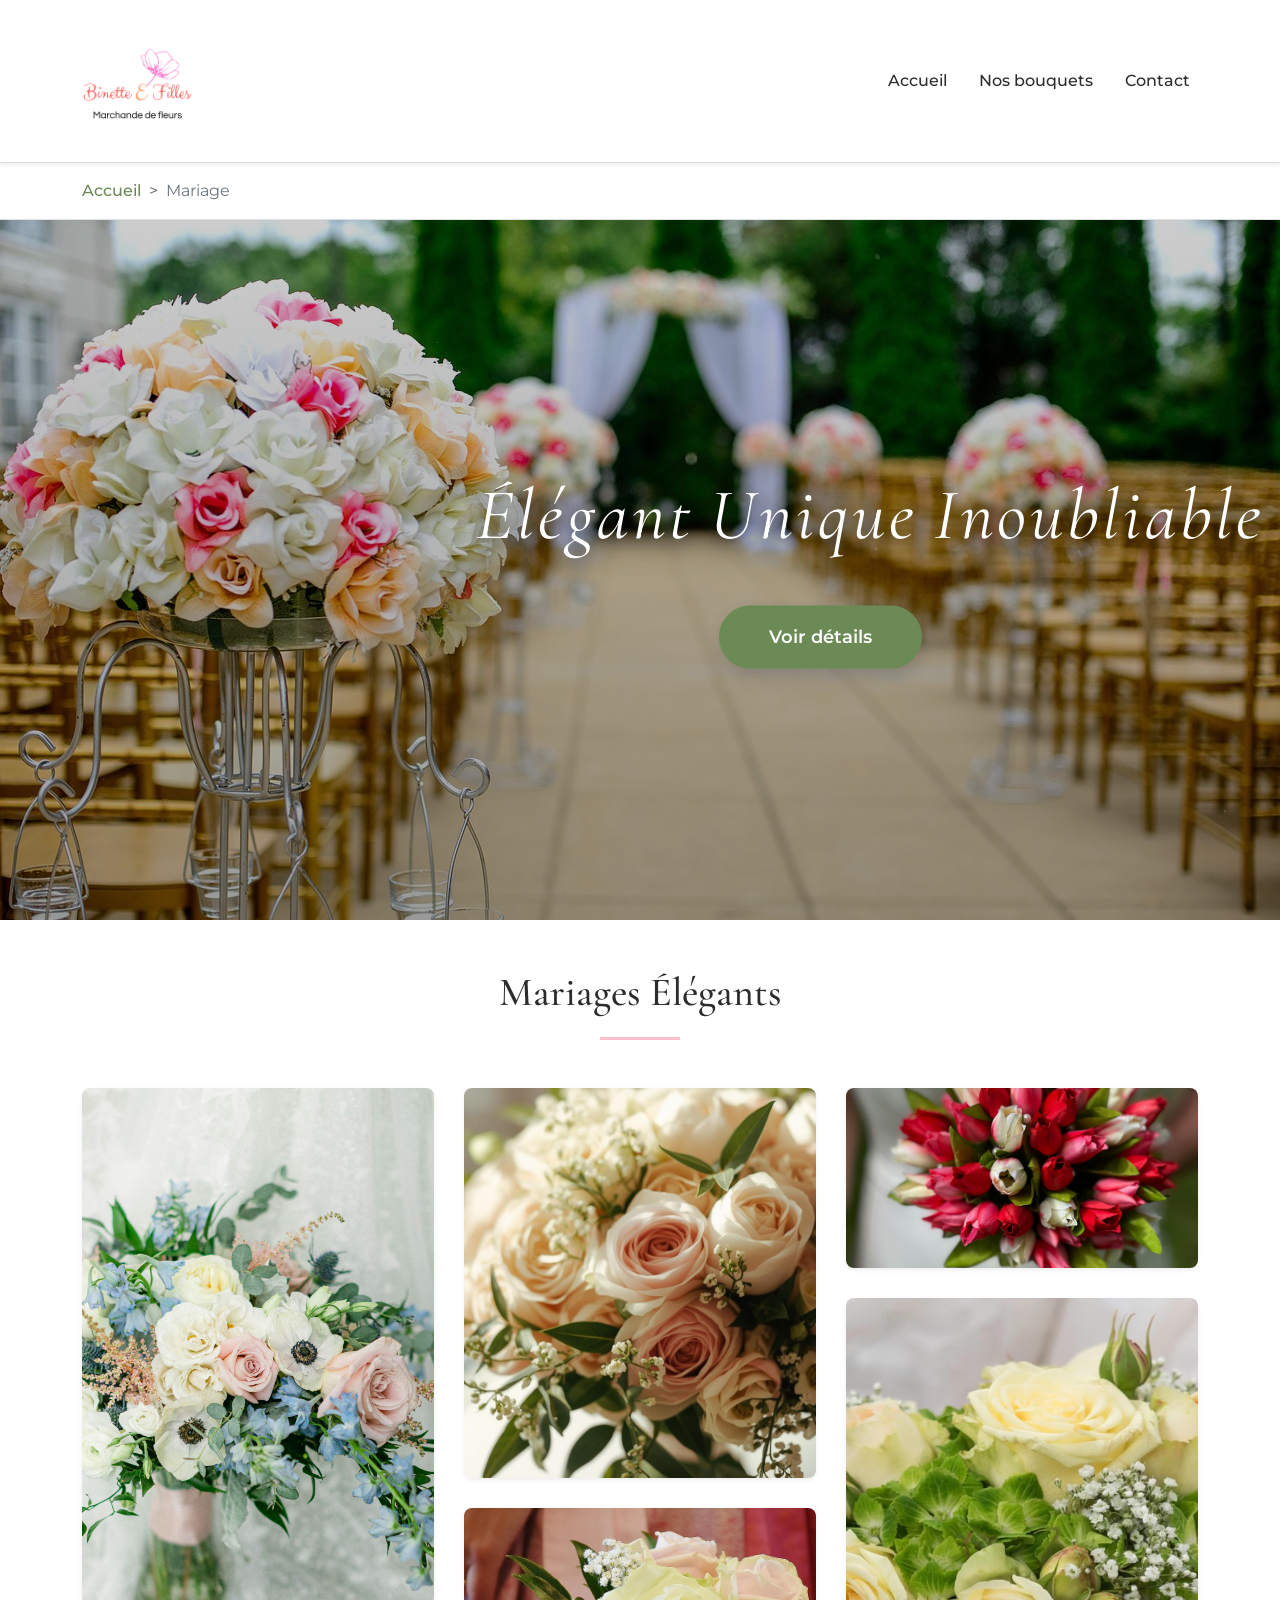
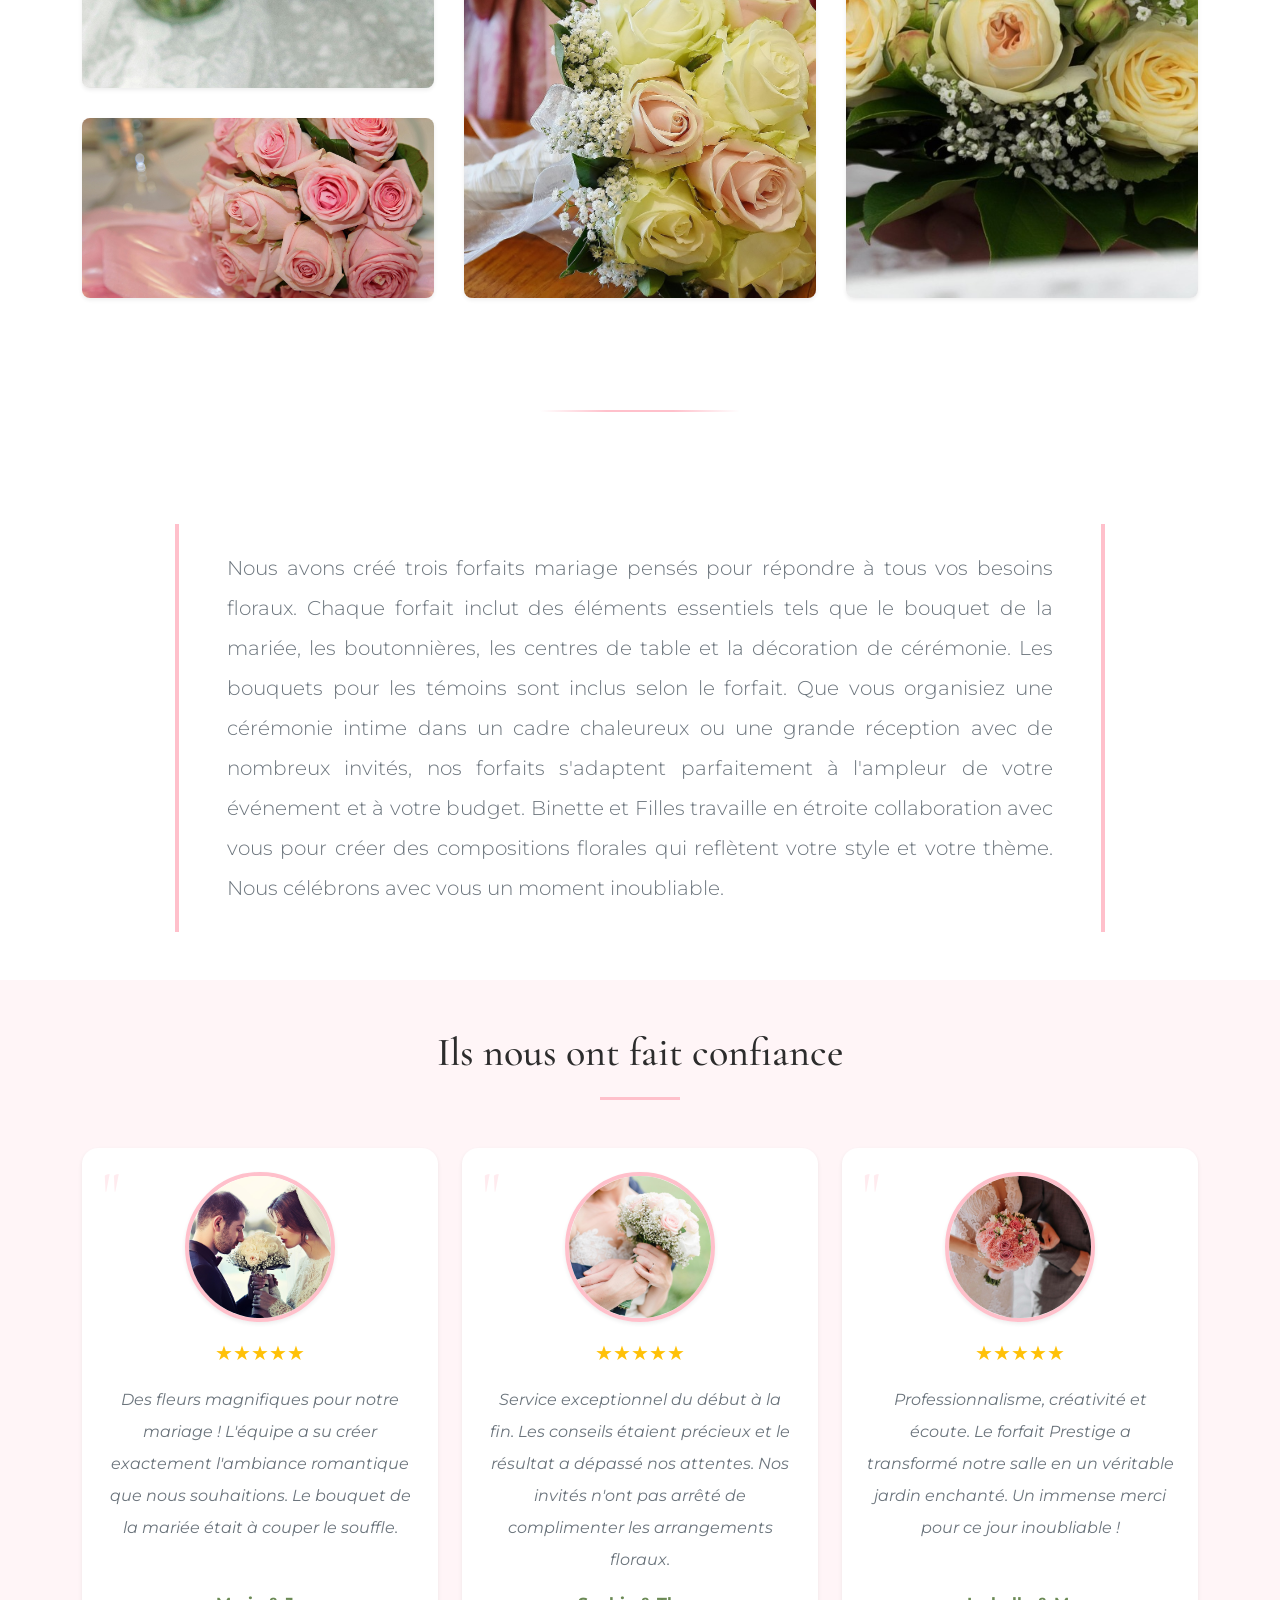
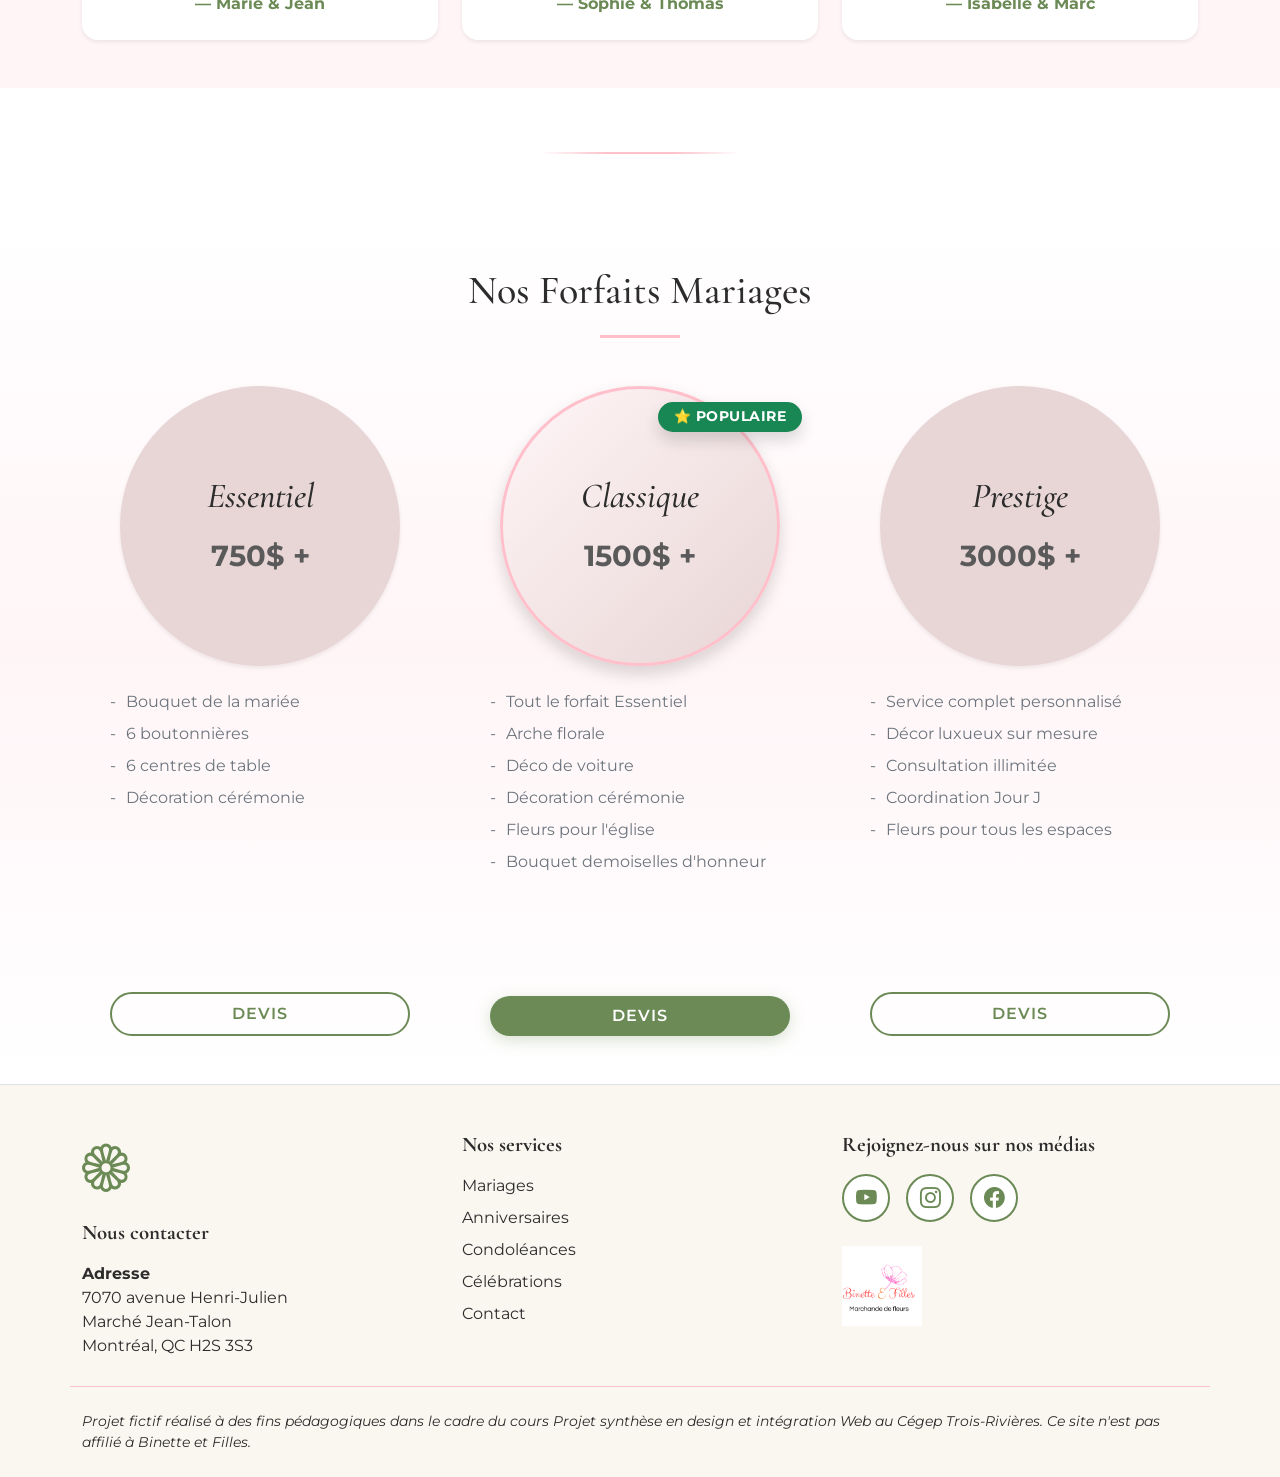
<file: mariages.html>
<!DOCTYPE html>
<html lang="fr">
<head>
    <meta charset="UTF-8">
    <meta name="viewport" content="width=device-width, initial-scale=1.0">
    <meta name="description" content="Découvrez nos forfaits mariages élégants et personnalisés - Binette et Filles, fleuriste à Montréal">
    <title>Mariages - Binette et Filles</title>
    
    <!-- Bootstrap CSS -->
    <link href="https://cdn.jsdelivr.net/npm/bootstrap@5.3.0/dist/css/bootstrap.min.css" rel="stylesheet">
    
    <!-- Bootstrap Icons -->
    <link rel="stylesheet" href="https://cdn.jsdelivr.net/npm/bootstrap-icons@1.11.0/font/bootstrap-icons.css">
    
    <!-- Custom CSS -->
    <link rel="stylesheet" href="css/style.css">
</head>
<body class="d-flex flex-column min-vh-100">

    <!-- ========== HEADER ========== -->
    <header>
        <nav class="navbar navbar-expand-lg navbar-light bg-white py-3 shadow-sm">
            <div class="container">
                <!-- Logo -->
                <a class="navbar-brand d-flex align-items-center" href="index.html">
                    <img src="images/logo Binette et filles.png" alt="Binette et Filles" height="120" class="me-2">
                </a>
                
                <!-- Mobile toggle -->
                <button class="navbar-toggler" type="button" data-bs-toggle="collapse" data-bs-target="#navbarNav">
                    <span class="navbar-toggler-icon"></span>
                </button>
                
                <!-- Navigation -->
                <div class="collapse navbar-collapse justify-content-end" id="navbarNav">
                    <ul class="navbar-nav gap-3">
                        <li class="nav-item">
                            <a class="nav-link" href="index.html">Accueil</a>
                        </li>
                        <li class="nav-item">
                            <a class="nav-link" href="bouquets.html">Nos bouquets</a>
                        </li>
                       
                        <li class="nav-item">
                            <a class="nav-link" href="contact.html">Contact</a>
                        </li>
                    </ul>
                </div>
            </div>
        </nav>
    </header>

    <!-- ========== FIL D'ARIANE ========== -->
    <nav aria-label="breadcrumb" class="bg-white border-bottom py-3">
        <div class="container">
            <ol class="breadcrumb mb-0">
                <li class="breadcrumb-item"><a href="index.html" class="text-decoration-none breadcrumb-link">Accueil</a></li>
                <li class="breadcrumb-item active text-secondary" aria-current="page">Mariage</li>
            </ol>
        </div>
    </nav>

    <!-- ========== HERO MARIAGES ========== -->
    <section class="hero-mariages position-relative overflow-hidden">
        <div class="hero-overlay position-absolute top-0 start-0 w-100 h-100"></div>
        <img src="images/bouquet mariage 7.jpg" alt="Mariages Élégants" class="hero-mariage-img position-absolute top-0 start-0 w-100 h-100 object-fit-cover">
        <div class="hero-mariage-content position-absolute top-50 start-50 translate-middle text-center w-100">
            <h1 class="hero-mariage-title d-flex flex-wrap justify-content-center gap-3 text-white mb-4">
                <span class="word word-1">Élégant</span>
                <span class="word word-2">Unique</span>
                <span class="word word-3">Inoubliable</span>
            </h1>
            <a href="#forfaits" class="btn btn-hero btn-lg mt-4 px-5 py-3 rounded-pill shadow">Voir détails</a>
        </div>
    </section>

    <!-- ========== GALERIE MARIAGES ÉLÉGANTS ========== -->
    <section class="py-5 bg-white">
        <div class="container">
            <h2 class="text-center mb-5 section-title position-relative pb-4">Mariages Élégants</h2>
            
            <div class="masonry-grid">
                <!-- Image 1 -->
                <div class="masonry-item rounded-3 shadow-sm overflow-hidden position-relative">
                    <img src="images/bouquet mariage 3.jpg" alt="Décoration mariage 1" class="w-100 h-100 object-fit-cover">
                </div>
                
                <!-- Image 2 -->
                <div class="masonry-item rounded-3 shadow-sm overflow-hidden position-relative">
                    <img src="images/bouquet mariage.jpg" alt="Décoration mariage 2" class="w-100 h-100 object-fit-cover">
                </div>
                
                <!-- Image 3 - Petite  -->
                <div class="masonry-item rounded-3 shadow-sm overflow-hidden position-relative">
                    <img src="images/bouquet mariage 4.jpg" alt="Décoration mariage 3" class="w-100 h-100 object-fit-cover">
                </div>
                
                <!-- Image 4 - Petite  -->
                <div class="masonry-item rounded-3 shadow-sm overflow-hidden position-relative">
                    <img src="images/bouquet 26.jpg" alt="Décoration mariage 4" class="w-100 h-100 object-fit-cover">
                </div>
                
                <!-- Image 5 - Moyenne  -->
                <div class="masonry-item rounded-3 shadow-sm overflow-hidden position-relative">
                    <img src="images/bouquet mariage 6.jpg" alt="Décoration mariage 5" class="w-100 h-100 object-fit-cover">
                </div>
                
                <!-- Image 6 - Grande  -->
                <div class="masonry-item rounded-3 shadow-sm overflow-hidden position-relative">
                    <img src="images/bouquet mariage 5.jpg" alt="Décoration mariage 6" class="w-100 h-100 object-fit-cover">
                </div>
            </div>
        </div>
    </section>

    <!-- ========== SÉPARATEUR DÉCORATIF ========== -->
    <div class="container my-5">
        <hr class="border-0 sep-line opacity-100 mx-auto">
    </div>

    <!-- ========== TEXTE INTRODUCTIF ========== -->
    <section class="py-5 bg-white">
        <div class="container">
            <div class="col-xl-10 mx-auto intro-text-box border-start border-end border-4 px-4 px-md-5 py-4">
                <p class="lead text-secondary lh-lg mb-0 text-justify">
                    Nous avons créé trois forfaits mariage pensés pour répondre à tous vos besoins floraux. 
                    Chaque forfait inclut des éléments essentiels tels que le bouquet de la mariée, les boutonnières, 
                    les centres de table et la décoration de cérémonie. Les bouquets pour les témoins sont inclus selon 
                    le forfait. Que vous organisiez une cérémonie intime dans un cadre chaleureux ou une grande réception 
                    avec de nombreux invités, nos forfaits s'adaptent parfaitement à l'ampleur de votre événement et à 
                    votre budget. Binette et Filles travaille en étroite collaboration avec vous pour créer des 
                    compositions florales qui reflètent votre style et votre thème. Nous célébrons avec vous un moment 
                    inoubliable.
                </p>
            </div>
        </div>
    </section>

    <!-- ========== TÉMOIGNAGES ========== -->
    <section class="py-5 bg-testimonials">
        <div class="container">
            <h2 class="text-center mb-5 section-title position-relative pb-4">Ils nous ont fait confiance</h2>
            
            <div class="row g-4">
                
                <!-- Témoignage 1 -->
                <div class="col-lg-4 col-md-6">
                    <div class="card testimonial-card border-0 rounded-4 shadow-sm h-100 p-4 position-relative">
                        <div class="card-body d-flex flex-column align-items-center text-center p-0">
                            <img src="images/Clients1.jpg" alt="Marie & Jean" class="testimonial-photo rounded-circle border border-4 mb-3 shadow-sm">
                            <div class="text-warning mb-3 fs-5">★★★★★</div>
                            <p class="card-text fst-italic text-secondary lh-lg mb-3">
                                Des fleurs magnifiques pour notre mariage ! L'équipe a su créer exactement l'ambiance romantique que nous souhaitions. Le bouquet de la mariée était à couper le souffle.
                            </p>
                            <p class="fw-bold testimonial-author mb-0 mt-auto">— Marie & Jean</p>
                        </div>
                    </div>
                </div>

                <!-- Témoignage 2 -->
                <div class="col-lg-4 col-md-6">
                    <div class="card testimonial-card border-0 rounded-4 shadow-sm h-100 p-4 position-relative">
                        <div class="card-body d-flex flex-column align-items-center text-center p-0">
                            <img src="images/Clients2.jpg" alt="Sophie & Thomas" class="testimonial-photo rounded-circle border border-4 mb-3 shadow-sm">
                            <div class="text-warning mb-3 fs-5">★★★★★</div>
                            <p class="card-text fst-italic text-secondary lh-lg mb-3">
                                Service exceptionnel du début à la fin. Les conseils étaient précieux et le résultat a dépassé nos attentes. Nos invités n'ont pas arrêté de complimenter les arrangements floraux.
                            </p>
                            <p class="fw-bold testimonial-author mb-0 mt-auto">— Sophie & Thomas</p>
                        </div>
                    </div>
                </div>

                <!-- Témoignage 3 -->
                <div class="col-lg-4 col-md-6">
                    <div class="card testimonial-card border-0 rounded-4 shadow-sm h-100 p-4 position-relative">
                        <div class="card-body d-flex flex-column align-items-center text-center p-0">
                            <img src="images/Clients3.jpg" alt="Isabelle & Marc" class="testimonial-photo rounded-circle border border-4 mb-3 shadow-sm">
                            <div class="text-warning mb-3 fs-5">★★★★★</div>
                            <p class="card-text fst-italic text-secondary lh-lg mb-3">
                                Professionnalisme, créativité et écoute. Le forfait Prestige a transformé notre salle en un véritable jardin enchanté. Un immense merci pour ce jour inoubliable !
                            </p>
                            <p class="fw-bold testimonial-author mb-0 mt-auto">— Isabelle & Marc</p>
                        </div>
                    </div>
                </div>

            </div>
        </div>
    </section>

    <!-- ========== SÉPARATEUR DÉCORATIF ========== -->
    <div class="container my-5">
        <hr class="border-0 sep-line opacity-100 mx-auto">
    </div>

     <!-- ========== NOS FORFAITS MARIAGES ========== -->
    <section id="forfaits" class="py-5 bg-forfaits">
        <div class="container">
            <h2 class="text-center mb-5 section-title position-relative pb-4">Nos Forfaits Mariages</h2>
            
            <div class="row g-4 justify-content-center">
                
                <!-- Forfait Essentiel -->
                <div class="col-lg-4 col-md-6">
                    <div class="d-flex flex-column align-items-center" style="min-height: 650px;">
                        
                        <!-- CERCLE -->
                        <div class="forfait-header d-flex flex-column justify-content-center align-items-center rounded-circle shadow-sm position-relative mb-4">
                            <h3 class="forfait-name text-center mb-3">Essentiel</h3>
                            <p class="forfait-price text-center fw-bold mb-0">750$ +</p>
                        </div>
                        
                        <!-- LISTE -->
                        <div class="flex-grow-1 w-100" style="max-width: 300px;">
                            <ul class="list-unstyled text-secondary">
                                <li class="mb-2 ps-3 position-relative">Bouquet de la mariée</li>
                                <li class="mb-2 ps-3 position-relative">6 boutonnières</li>
                                <li class="mb-2 ps-3 position-relative">6 centres de table</li>
                                <li class="mb-2 ps-3 position-relative">Décoration cérémonie</li>
                            </ul>
                        </div>
                        
                        <!-- BOUTON -->
                        <div class="mt-auto w-100" style="max-width: 300px;">
                            <a href="contact.html" class="btn btn-outline-vert-sauge w-100 rounded-pill py-2">Devis</a>
                        </div>
                    </div>
                </div>

                <!-- Forfait Classique - POPULAIRE -->
                <div class="col-lg-4 col-md-6">
                    <div class="d-flex flex-column align-items-center position-relative" style="min-height: 650px;">
                        <span class="badge bg-success position-absolute top-0 end-0 m-3 px-3 py-2 rounded-pill shadow badge-popular">⭐ Populaire</span>
                        
                        <div class="forfait-header forfait-featured d-flex flex-column justify-content-center align-items-center rounded-circle shadow position-relative mb-4">
                            <h3 class="forfait-name text-center mb-3">Classique</h3>
                            <p class="forfait-price text-center fw-bold mb-0">1500$ +</p>
                        </div>
                        
                        <div class="flex-grow-1 w-100" style="max-width: 300px;">
                            <ul class="list-unstyled text-secondary">
                                <li class="mb-2 ps-3 position-relative">Tout le forfait Essentiel</li>
                                <li class="mb-2 ps-3 position-relative">Arche florale</li>
                                <li class="mb-2 ps-3 position-relative">Déco de voiture</li>
                                <li class="mb-2 ps-3 position-relative">Décoration cérémonie</li>
                                <li class="mb-2 ps-3 position-relative">Fleurs pour l'église</li>
                                <li class="mb-2 ps-3 position-relative">Bouquet demoiselles d'honneur</li>
                            </ul>
                        </div>
                        
                        <div class="mt-auto w-100" style="max-width: 300px;">
                            <a href="contact.html" class="btn btn-vert-sauge w-100 rounded-pill py-2">Devis</a>
                        </div>
                    </div>
                </div>

                <!-- Forfait Prestige -->
                <div class="col-lg-4 col-md-6">
                    <div class="d-flex flex-column align-items-center" style="min-height: 650px;">
                        
                        <div class="forfait-header d-flex flex-column justify-content-center align-items-center rounded-circle shadow-sm position-relative mb-4">
                            <h3 class="forfait-name text-center mb-3">Prestige</h3>
                            <p class="forfait-price text-center fw-bold mb-0">3000$ +</p>
                        </div>
                        
                        <div class="flex-grow-1 w-100" style="max-width: 300px;">
                            <ul class="list-unstyled text-secondary">
                                <li class="mb-2 ps-3 position-relative">Service complet personnalisé</li>
                                <li class="mb-2 ps-3 position-relative">Décor luxueux sur mesure</li>
                                <li class="mb-2 ps-3 position-relative">Consultation illimitée</li>
                                <li class="mb-2 ps-3 position-relative">Coordination Jour J</li>
                                <li class="mb-2 ps-3 position-relative">Fleurs pour tous les espaces</li>
                            </ul>
                        </div>
                        
                        <div class="mt-auto w-100" style="max-width: 300px;">
                            <a href="contact.html" class="btn btn-outline-vert-sauge w-100 rounded-pill py-2">Devis</a>
                        </div>
                    </div>
                </div>

            </div>
        </div>
    </section>

   <!-- ========== FOOTER ========== -->
<footer class="border-top pt-5 pb-4 mt-auto">
    <div class="container">
        <div class="row g-4">
            
            <!-- Colonne 1 : Logo et contact -->
            <div class="col-lg-4 col-md-6">
                <i class="bi bi-flower1 d-block mb-3"></i>
                <h5 class="fw-bold mb-3">Nous contacter</h5>
                <address class="text-gris mb-1">
                    <strong>Adresse</strong><br>
                    7070 avenue Henri-Julien<br>
                    Marché Jean-Talon<br>
                    Montréal, QC H2S 3S3
                </address>
            </div>
            
            <!-- Colonne 2 : Nos services -->
            <div class="col-lg-4 col-md-6">
                <h5 class="fw-bold mb-3">Nos services</h5>
                <ul class="list-unstyled">
                    <li class="mb-2"><a href="mariages.html" class="footer-link text-decoration-none text-gris">Mariages</a></li>
                    <li class="mb-2"><a href="bouquets.html" class="footer-link text-decoration-none text-gris">Anniversaires</a></li>
                    <li class="mb-2"><a href="bouquets.html" class="footer-link text-decoration-none text-gris">Condoléances</a></li>
                    <li class="mb-2"><a href="bouquets.html" class="footer-link text-decoration-none text-gris">Célébrations</a></li>
                    <li class="mb-2"><a href="contact.html" class="footer-link text-decoration-none text-gris">Contact</a></li>
                </ul>
            </div>
            
            <!-- Colonne 3 : Réseaux sociaux -->
            <div class="col-lg-4 col-md-12">
                <h5 class="fw-bold mb-3">Rejoignez-nous sur nos médias</h5>
                <div class="d-flex gap-3 mb-4">
                    <a href="#" class="social-icon" aria-label="YouTube">
                        <i class="bi bi-youtube"></i>
                    </a>
                    <a href="#" class="social-icon" aria-label="Instagram">
                        <i class="bi bi-instagram"></i>
                    </a>
                    <a href="#" class="social-icon" aria-label="Facebook">
                        <i class="bi bi-facebook"></i>
                    </a>
                </div>
                
                <img src="images/logo Binette et filles.png" alt="Binette et Filles" class="footer-logo">
               
            </div>
            
        </div>
        
        <!-- Mention légale -->
        <div class="row mt-4 pt-3 border-top">
                <p class="text-gris fst-italic small mt-2 mb-0">Projet fictif réalisé à des fins pédagogiques dans le cadre du cours Projet synthèse en design et intégration Web au Cégep Trois-Rivières. Ce site n'est pas affilié à Binette et Filles.</p>
            </div>
        </div>
    </div>
</footer>

    <!-- Bootstrap JS -->
    <script src="https://cdn.jsdelivr.net/npm/bootstrap@5.3.0/dist/js/bootstrap.bundle.min.js"></script>
    
</body>
</html>
</file>
<file: css/style.css>
/* --------------------------------------------------------------------------
   IMPORTS - Google Fonts
   -------------------------------------------------------------------------- */
@import url('https://fonts.googleapis.com/css2?family=Cormorant+Garamond:wght@400;500;600;700&family=Montserrat:wght@300;400;500;600;700&display=swap');

/* --------------------------------------------------------------------------
   VARIABLES CSS 
   -------------------------------------------------------------------------- */

:root {
    --vert-sauge: #6B8A55;
    --rose-pale: #FFC0CB;
    --rose-tres-pale: #FFF5F7;
    --terre-cuite: #C08A75;
    --creme: #FAF7F0;
    --noir-doux: #2C2C2C;
    --gris: #5A5A5A;
    --gris-clair: #DDDDDD;
}

/* --------------------------------------------------------------------------
   TYPOGRAPHIES
   -------------------------------------------------------------------------- */
body {
    font-family: 'Montserrat', sans-serif;
    color: var(--noir-doux);
}

h1, h2, h3, h4, h5, h6 {
    font-family: 'Cormorant Garamond', serif;
    color: var(--noir-doux);
}

h2 {
    margin-bottom: 60px;
    position: relative;
}

h2::after {
    content: '';
    display: block;
    width: 80px;
    height: 3px;
    background-color: var(--rose-pale);
    margin: 20px auto 0;
}

/* --------------------------------------------------------------------------
   COULEURS PERSONNALISÉES
   -------------------------------------------------------------------------- */
.bg-creme {
    background-color: var(--creme);
}

.bg-vert-sauge {
    background-color: var(--vert-sauge);
}

.bg-rose-pale {
    background-color: var(--rose-pale);
}

.bg-rose-tres-pale {
    background-color: var(--rose-tres-pale);
}

.text-vert-sauge {
    color: var(--vert-sauge);
}

.text-gris {
    color: var(--gris);
}

.text-noir-doux {
    color: var(--noir-doux);
}

/* --------------------------------------------------------------------------
   SECTIONS
   -------------------------------------------------------------------------- */
section {
    padding: 100px 0;
}

/* --------------------------------------------------------------------------
   HEADER
   -------------------------------------------------------------------------- */
.navbar {
    border-bottom: 1px solid var(--gris-clair);
}

.navbar-brand {
    font-family: 'Cormorant Garamond', serif;
    font-weight: 700;
}

.nav-link {
    font-weight: 500;
    color: var(--noir-doux);
    transition: color 0.3s ease;
}

.nav-link:hover,
.nav-link.active {
    color: #5A7A45 !important;
}

/* ==========================================================================
   PAGE ACCUEIL 
   ========================================================================== */

/* --------------------------------------------------------------------------
   HERO VIDÉO
   -------------------------------------------------------------------------- */
.hero {
    position: relative;
    overflow: hidden;
    height: 100vh;
    min-height: 600px;
}

.hero-video {
    position: absolute;
    top: 50%;
    left: 50%;
    transform: translate(-50%, -50%);
    min-width: 100%;
    min-height: 100%;
    width: auto;
    height: auto;
    object-fit: cover;
    filter: brightness(1.05);
}

.hero-overlay {
    position: absolute;
    top: 0;
    left: 0;
    width: 100%;
    height: 100%;
    background: linear-gradient(to bottom, rgba(0,0,0,0.5) 0%, rgba(0,0,0,0.7) 100%);
}

.hero-content {
    position: absolute;
    top: 50%;
    left: 50%;
    transform: translate(-50%, -50%);
    width: 100%;
    max-width: 900px;
    padding: 0 20px;
    z-index: 1;
}

.hero-icon {
    font-size: 4rem;
    color: white;
    margin-bottom: 30px;
    display: block;
    text-shadow: 0 5px 25px rgba(0,0,0,1);
}

.hero-title {
    color: white;
    font-size: 3.5rem;
    margin-bottom: 25px;
    text-shadow: 0 5px 35px rgba(0,0,0,1);
    line-height: 1.3;
}

.hero-subtitle {
    color: white;
    font-size: 1.3rem;
    margin-bottom: 35px;
    text-shadow: 0 4px 25px rgba(0,0,0,1);
}

/* --------------------------------------------------------------------------
   NOS CRÉATIONS
   -------------------------------------------------------------------------- */
.creations {
    background-color: var(--rose-tres-pale);
}

.creation-card {
    position: relative;
    overflow: hidden;
    border-radius: 12px;
    height: 300px;
    cursor: pointer;
    transition: all 0.3s ease;
    box-shadow: 0 4px 15px rgba(0, 0, 0, 0.1);
}

.creation-card:hover {
    transform: translateY(-8px);
    box-shadow: 0 8px 25px rgba(255, 192, 203, 0.4);
    border: 2px solid var(--rose-pale);
}

.creation-img {
    width: 100%;
    height: 100%;
    object-fit: cover;
    transition: transform 0.3s ease;
}

.creation-card:hover .creation-img {
    transform: scale(1.08);
}

.creation-content {
    position: absolute;
    bottom: 0;
    left: 0;
    right: 0;
    padding: 30px;
    background: linear-gradient(to top, rgba(0,0,0,0.9) 0%, rgba(0,0,0,0.3) 50%, transparent 100%);
    color: white;
}

.creation-content h3 {
    font-size: 1.8rem;
    color: white;
    margin-bottom: 10px;
    text-shadow: 0 2px 8px rgba(0,0,0,0.8);
}

.creation-link {
    color: white;
    text-decoration: underline;
    font-size: 0.9rem;
    transition: color 0.3s ease;
    text-shadow: 0 1px 5px rgba(0,0,0,0.8);
}

.creation-link:hover {
    color: var(--rose-pale);
}

/* --------------------------------------------------------------------------
   PROMOTIONS - CARROUSEL
   -------------------------------------------------------------------------- */
.promotions {
    background-color: white;
}

.carousel-inner {
    padding: 30px 0;
}

.promo-img {
    border-radius: 12px;
    height: 400px;
    object-fit: cover;
    box-shadow: 0 4px 15px rgba(0, 0, 0, 0.1);
}

.promo-content {
    padding: 40px;
    background-color: var(--rose-tres-pale);
    border-radius: 12px;
    height: 100%;
    display: flex;
    flex-direction: column;
    justify-content: center;
}

.promo-title {
    font-size: 2rem;
    margin-bottom: 20px;
    color: var(--noir-doux);
}

.promo-text {
    font-size: 1.1rem;
    color: var(--gris);
    margin-bottom: 20px;
}

.promo-content .btn {
    padding: 10px 28px;
    font-size: 0.9rem;
}

.carousel-indicators [data-bs-target] {
    width: 12px;
    height: 12px;
    border-radius: 50%;
    background-color: var(--gris-clair);
}

.carousel-indicators .active {
    background-color: var(--rose-pale);
}

.carousel-control-prev-icon,
.carousel-control-next-icon {
    background-color: var(--vert-sauge);
    border-radius: 50%;
    padding: 20px;
    transition: background-color 0.3s ease;
}

.carousel-control-prev:hover .carousel-control-prev-icon,
.carousel-control-next:hover .carousel-control-next-icon {
    background-color: var(--rose-pale);
}

/* --------------------------------------------------------------------------
   SECTION VALEURS
   -------------------------------------------------------------------------- */
.valeurs {
    background-color: var(--rose-tres-pale);
}

.valeur-card {
    text-align: center;
    padding: 40px 20px;
    transition: transform 0.3s ease;
}

.valeur-card:hover {
    transform: translateY(-5px);
}

.valeur-icon {
    font-size: 2.5rem;
    color: var(--vert-sauge);
    margin-bottom: 25px;
    display: inline-flex;
    align-items: center;
    justify-content: center;
    width: 100px;
    height: 100px;
    background-color: white;
    border-radius: 50%;
    box-shadow: 0 4px 15px rgba(0, 0, 0, 0.1);
    transition: all 0.3s ease;
}

.valeur-card:hover .valeur-icon {
    background-color: var(--vert-sauge);
    color: white;
    transform: scale(1.1);
}

.valeur-card h3 {
    font-size: 1.5rem;
    margin-bottom: 15px;
    color: var(--noir-doux);
}

.valeur-card p {
    color: var(--gris);
    font-size: 1rem;
    line-height: 1.6;
}

/* --------------------------------------------------------------------------
   BOUTONS PERSONNALISÉS
   -------------------------------------------------------------------------- */
.btn-vert-sauge {
    background-color: var(--vert-sauge);
    color: white;
    font-weight: 600;
    text-transform: uppercase;
    letter-spacing: 1px;
    border: none;
    padding: 14px 36px;
    transition: all 0.3s ease;
    border-radius: 50px;
    box-shadow: 0 4px 15px rgba(122, 154, 101, 0.3);
}

.btn-vert-sauge:hover {
    background-color: var(--terre-cuite);
    color: white;
    transform: translateY(-2px);
    box-shadow: 0 6px 20px rgba(192, 138, 117, 0.4);
}

.btn-outline-vert-sauge {
    background-color: transparent;
    color: var(--vert-sauge);
    border: 2px solid var(--vert-sauge);
    font-weight: 600;
    text-transform: uppercase;
    letter-spacing: 1px;
    padding: 14px 36px;
    transition: all 0.3s ease;
    border-radius: 50px;
}

.btn-outline-vert-sauge:hover {
    background-color: var(--vert-sauge);
    color: white;
    transform: translateY(-2px);
}

.btn {
    position: relative;
    overflow: hidden;
}

.btn::before {
    content: '';
    position: absolute;
    top: 50%;
    left: 50%;
    width: 0;
    height: 0;
    border-radius: 50%;
    background: rgba(255, 255, 255, 0.5);
    transform: translate(-50%, -50%);
    transition: width 0.6s ease, height 0.6s ease;
}

.btn:active::before {
    width: 300px;
    height: 300px;
}

.btn-lg {
    padding: 15px 40px;
    font-size: 1.1rem;
}

/* --------------------------------------------------------------------------
   FOOTER
   -------------------------------------------------------------------------- */
footer {
    background-color: var(--creme) !important;
    border-top: 2px solid var(--rose-pale);
}

footer .bi-flower1 {
    color: var(--vert-sauge); 
    font-size: 3rem;
}

footer h5 {
    color: var(--noir-doux);
    font-family: 'Cormorant Garamond', serif;
    font-size: 1.3rem;
}

.footer-logo {
    height: 80px;
    width: auto;
}

footer address,
footer .text-gris {
    color: var(--noir-doux) !important;
}

.footer-link {
    transition: color 0.3s ease;
    color: var(--noir-doux);
}

.footer-link:hover {
    color: var(--vert-sauge) !important;
}

.social-icon {
    width: 48px;
    height: 48px;
    border-radius: 50%;
    background-color: white;
    color: var(--vert-sauge);
    display: flex;
    align-items: center;
    justify-content: center;
    transition: all 0.3s ease;
    font-size: 1.3rem;
    border: 2px solid var(--vert-sauge);
}

.social-icon:hover {
    background-color: var(--vert-sauge);
    color: white;
    border-color: var(--vert-sauge);
    transform: translateY(-3px);
    box-shadow: 0 4px 12px rgba(122, 154, 101, 0.3);
}

footer .border-top {
    border-color: var(--rose-pale) !important;
    border-width: 1px !important;
}

/* ==========================================================================
   PAGE NOS BOUQUETS
   ========================================================================== */

.hero-bouquets {
    background: linear-gradient(135deg, var(--rose-tres-pale) 0%, var(--rose-pale) 100%);
    padding: 80px 0;
    border-bottom: 3px solid var(--rose-pale);
    box-shadow: 0 4px 20px rgba(255, 192, 203, 0.3);
}

.hero-icon-bouquets {
    font-size: 4rem;
    color: var(--vert-sauge);
    display: block;
    margin-bottom: 30px;
    filter: drop-shadow(0 4px 10px rgba(122, 154, 101, 0.3));
    animation: rotate 4s ease-in-out infinite;
}

@keyframes rotate {
    0%, 100% {
        transform: rotate(0deg);
    }
    50% {
        transform: rotate(15deg);
    }
}

.hero-title-bouquets {
    font-size: 3rem;
    color: var(--noir-doux);
    font-weight: 700;
    text-transform: uppercase;
    letter-spacing: 2px;
}

.hero-subtitle-bouquets {
    font-size: 1.2rem;
    color: var(--noir-doux);
    font-weight: 500;
}

/* --------------------------------------------------------------------------
   CARTES BOUQUETS
   -------------------------------------------------------------------------- */

.bouquet-card {
    position: relative;
    background-color: white;
    border-radius: 12px;
    overflow: hidden;
    box-shadow: 0 4px 15px rgba(0, 0, 0, 0.1);
    transition: all 0.3s ease;
    height: 100%;
    display: flex;
    flex-direction: column;
}

.bouquet-card:hover {
    transform: translateY(-12px) scale(1.02);
    box-shadow: 0 12px 35px rgba(255, 192, 203, 0.5);
}

.bouquet-img {
    height: 400px;
    object-fit: cover;
    padding: 15px;
    background-color: white;
    transition: transform 0.3s ease;
}

.bouquet-card:hover .bouquet-img {
    transform: scale(1.1);
}

.bouquet-info {
    padding: 25px;
    text-align: center;
    flex-grow: 1;
    display: flex;
    flex-direction: column;
    justify-content: space-between;
}

.bouquet-info h3 {
    font-size: 1.5rem;
    margin-bottom: 10px;
    color: var(--noir-doux);
}

.bouquet-price {
    font-size: 1.3rem;
    font-weight: 600;
    color: var(--vert-sauge);
    margin-bottom: 15px;
}
  
/* --------------------------------------------------------------------------
   SECTION PROMOTION
   -------------------------------------------------------------------------- */

.promo-section {
    background-color: white;
    padding: 80px 0;
}

.promo-banner {
    background: linear-gradient(135deg, var(--rose-tres-pale) 0%, var(--rose-pale) 100%);
    border-radius: 16px;
    padding: 50px 40px;
    box-shadow: 0 8px 30px rgba(255, 192, 203, 0.4);
    border: 3px solid var(--rose-pale);
    position: relative;
    overflow: hidden;
    animation: pulse 2s ease-in-out infinite;
}

@keyframes pulse {
    0%, 100% {
        transform: scale(1);
        box-shadow: 0 8px 30px rgba(255, 192, 203, 0.4);
    }
    50% {
        transform: scale(1.02);
        box-shadow: 0 12px 40px rgba(255, 192, 203, 0.6);
    }
}

.promo-banner-title {
    font-size: 3rem;
    color: var(--noir-doux);
    margin-bottom: 20px;
    font-weight: 700;
    text-transform: uppercase;
    letter-spacing: 2px;
}

.promo-banner-text {
    font-size: 1.4rem;
    color: var(--noir-doux);
    font-weight: 500;
}

.promo-banner-text strong {
    color: var(--vert-sauge);
    font-size: 1.6rem;
    background-color: white;
    padding: 5px 15px;
    border-radius: 8px;
    display: inline-block;
    margin-left: 10px;
    box-shadow: 0 2px 10px rgba(0, 0, 0, 0.1);
}

.promo-icon {
    font-size: 6rem;
    color: var(--vert-sauge);
    filter: drop-shadow(0 4px 10px rgba(122, 154, 101, 0.3));
    animation: bounce 2s ease-in-out infinite;
}

@keyframes bounce {
    0%, 100% {
        transform: translateY(0);
    }
    50% {
        transform: translateY(-15px);
    }
}

.promo-banner::before {
    content: '🎁 PROMO';
    position: absolute;
    top: -10px;
    right: 40px;
    background-color: var(--vert-sauge);
    color: white;
    padding: 8px 20px;
    border-radius: 20px;
    font-weight: 700;
    font-size: 0.9rem;
    letter-spacing: 1px;
    box-shadow: 0 4px 15px rgba(122, 154, 101, 0.4);
}
/* --------------------------------------------------------------------------
   BADGES
   -------------------------------------------------------------------------- */
.badge-popular {
    position: absolute;
    top: 15px;
    right: 15px;
    background-color: var(--vert-sauge);
    color: white;
    padding: 8px 18px;
    border-radius: 25px;
    font-size: 0.85rem;
    font-weight: 700;
    z-index: 10;
    box-shadow: 0 4px 12px rgba(122, 154, 101, 0.5);
    animation: pulse-badge 2s ease-in-out infinite;
    text-transform: uppercase;
    letter-spacing: 0.5px;
}

@keyframes pulse-badge {
    0%, 100% {
        transform: scale(1);
        box-shadow: 0 4px 12px rgba(122, 154, 101, 0.5);
    }
    50% {
        transform: scale(1.05);
        box-shadow: 0 6px 18px rgba(122, 154, 101, 0.7);
    }
}

.badge-new {
    position: absolute;
    top: 15px;
    left: 15px;
    background-color: var(--vert-sauge);
    color: white;
    padding: 8px 18px;
    border-radius: 25px;
    font-size: 0.85rem;
    font-weight: 700;
    z-index: 10;
    box-shadow: 0 4px 12px rgba(122, 154, 101, 0.5);
    animation: pulse-badge 2s ease-in-out infinite;
    text-transform: uppercase;
    letter-spacing: 0.5px;
}


/* --------------------------------------------------------------------------
   SECTION CITATION
   -------------------------------------------------------------------------- */
.citation-section {
    background: linear-gradient(135deg, var(--rose-tres-pale) 0%, #FFFFFF 100%);
    position: relative;
}

.citation-box {
    max-width: 800px;
    margin: 0 auto;
    padding: 60px 40px;
}

.citation-icon {
    font-size: 4rem;
    color: var(--rose-pale);
    margin-bottom: 30px;
    display: block;
    opacity: 0.3;
}

.citation-text {
    font-size: 1.8rem;
    font-style: italic;
    color: var(--noir-doux);
    margin-bottom: 30px;
    font-family: 'Cormorant Garamond', serif;
    line-height: 1.8;
    font-weight: 500;
}

.citation-decoration {
    display: flex;
    align-items: center;
    justify-content: center;
    gap: 20px;
    margin-top: 30px;
}

.decoration-flower {
    font-size: 1.5rem;
    animation: float 3s ease-in-out infinite;
}

.decoration-line {
    width: 100px;
    height: 2px;
    background: linear-gradient(to right, transparent, var(--rose-pale), transparent);
}

@keyframes float {
    0%, 100% { transform: translateY(0); }
    50% { transform: translateY(-8px); }
}

/* --------------------------------------------------------------------------
   BOUQUET VEDETTE
   -------------------------------------------------------------------------- */
.bouquet-vedette {
    background-color: white;
}

.bouquet-vedette h2,
.section-title {
    font-family: 'Cormorant Garamond', serif;
    font-size: 2.5rem;
    color: var(--noir-doux);
    position: relative;
    padding-bottom: 20px;
}

.bouquet-vedette h2::after,
.section-title::after {
    content: '';
    position: absolute;
    bottom: 0;
    left: 50%;
    transform: translateX(-50%);
    width: 80px;
    height: 3px;
    background-color: var(--rose-pale);
}

.vedette-image-container {
    position: relative;
    border-radius: 20px;
    overflow: hidden;
    box-shadow: 0 10px 40px rgba(0, 0, 0, 0.15);
    transition: transform 0.3s ease;
}

.vedette-image-container:hover {
    transform: scale(1.02);
}

.vedette-img {
    width: 100%;
    height: 500px;
    object-fit: cover;
}

.badge-vedette {
    position: absolute;
    top: 20px;
    right: 20px;
    background: linear-gradient(135deg, var(--vert-sauge), #5A7A45);
    color: white;
    padding: 12px 25px;
    border-radius: 30px;
    font-size: 0.95rem;
    font-weight: 700;
    z-index: 10;
    box-shadow: 0 5px 20px rgba(122, 154, 101, 0.6);
    animation: pulse-badge 2s ease-in-out infinite;
    text-transform: uppercase;
    letter-spacing: 1px;
}

.vedette-content {
    padding: 30px;
}

.vedette-icon {
    font-size: 3rem;
    color: var(--rose-pale);
    margin-bottom: 20px;
}

.vedette-title {
    font-size: 2.5rem;
    font-family: 'Cormorant Garamond', serif;
    color: var(--noir-doux);
    margin-bottom: 20px;
}

.vedette-description {
    font-size: 1.1rem;
    color: var(--gris);
    line-height: 1.8;
    margin-bottom: 30px;
}

.vedette-features {
    margin-bottom: 30px;
}

.feature-item {
    display: flex;
    align-items: center;
    gap: 12px;
    margin-bottom: 15px;
    font-size: 1.05rem;
    color: var(--noir-doux);
}

.feature-item i {
    color: var(--vert-sauge);
    font-size: 1.3rem;
}

.vedette-footer {
    display: flex;
    align-items: center;
    justify-content: space-between;
    flex-wrap: wrap;
    gap: 20px;
    padding-top: 20px;
    border-top: 2px solid var(--gris-clair);
}

.vedette-price {
    font-size: 2.5rem;
    font-weight: 700;
    color: var(--vert-sauge);
    font-family: 'Cormorant Garamond', serif;
    margin: 0;
}

/* ==========================================================================
   PAGE MARIAGES
   ========================================================================== */
/* --------------------------------------------------------------------------
   FIL D'ARIANE
   -------------------------------------------------------------------------- */
.breadcrumb-link {
    color: var(--vert-sauge);
    font-weight: 500;
    transition: color 0.3s ease;
}

.breadcrumb-link:hover {
    color: var(--rose-pale);
}

.breadcrumb-item + .breadcrumb-item::before {
    content: ">";
}
/* --------------------------------------------------------------------------
   HERO MARIAGES
   -------------------------------------------------------------------------- */
.hero-mariages {
    height: 700px;
}

.hero-mariage-img {
    filter: brightness(1.1);
    z-index: 0;
    object-fit: cover;
    object-position: left center; 
}
.hero-overlay {
    background: linear-gradient(to bottom, rgba(0,0,0,0.2) 0%, rgba(0,0,0,0.4) 100%);
    z-index: 1;
}
.hero-mariage-content {
    z-index: 2;
    max-width: 900px;
    left: 68% !important;
}

.hero-mariage-title {
    font-size: 4.5rem;
    font-family: 'Cormorant Garamond', serif;
    font-style: italic;
    text-shadow: 0 4px 20px rgba(0,0,0,0.9);
    font-weight: 400;
    letter-spacing: 4px;
}

.hero-mariage-title .word {
    display: inline-block;
    opacity: 0;
    transform: translateY(-50px);
    animation: slideDownHero 0.8s ease-out forwards;
}

.hero-mariage-title .word-1 { animation-delay: 0.3s; }
.hero-mariage-title .word-2 { animation-delay: 0.6s; }
.hero-mariage-title .word-3 { animation-delay: 0.9s; }

@keyframes slideDownHero {
    from {
        opacity: 0;
        transform: translateY(-50px);
    }
    to {
        opacity: 1;
        transform: translateY(0);
    }
}

.btn-hero {
    background-color: var(--vert-sauge);
    color: white;
    border: 2px solid var(--vert-sauge);
    font-weight: 600;
    transition: all 0.3s ease;
    opacity: 0;
    animation: fadeInButton 0.6s ease-out 1.2s forwards;
    margin-left: -100px;
}

@keyframes fadeInButton {
    from {
        opacity: 0;
        transform: translateY(20px);
    }
    to {
        opacity: 1;
        transform: translateY(0);
    }
}

.btn-hero:hover {
    background-color: var(--terre-cuite);
    border-color: var(--terre-cuite);
    transform: translateY(-3px);
}
/* --------------------------------------------------------------------------
   GALERIE MASONRY
   -------------------------------------------------------------------------- */
.masonry-grid {
    display: grid;
    grid-template-columns: repeat(3, 1fr);
    grid-auto-rows: 180px;
    gap: 30px;
    margin-top: 40px;
}

.masonry-item {
    cursor: pointer;
    transition: all 0.4s cubic-bezier(0.4, 0, 0.2, 1);
}

.masonry-item:hover {
    transform: translateY(-10px) scale(1.02);
    box-shadow: 0 15px 40px rgba(255, 192, 203, 0.5) !important;
    z-index: 10;
}

.masonry-item::before {
    content: '';
    position: absolute;
    top: 0;
    left: 0;
    right: 0;
    bottom: 0;
    background: linear-gradient(135deg, rgba(122, 154, 101, 0.3), rgba(255, 192, 203, 0.3));
    opacity: 0;
    transition: opacity 0.4s ease;
    z-index: 1;
}

.masonry-item:hover::before {
    opacity: 1;
}

.masonry-item img {
    transition: transform 0.6s cubic-bezier(0.4, 0, 0.2, 1);
}

.masonry-item:hover img {
    transform: scale(1.15);
}

.masonry-grid .masonry-item:nth-child(1) { grid-column: 1; grid-row: 1 / span 3; }
.masonry-grid .masonry-item:nth-child(2) { grid-column: 2; grid-row: 1 / span 2; }
.masonry-grid .masonry-item:nth-child(3) { grid-column: 3; grid-row: 1 / span 1; }
.masonry-grid .masonry-item:nth-child(4) { grid-column: 1; grid-row: 4 / span 1; }
.masonry-grid .masonry-item:nth-child(5) { grid-column: 2; grid-row: 3 / span 2; }
.masonry-grid .masonry-item:nth-child(6) { grid-column: 3; grid-row: 2 / span 3; } 

/* --------------------------------------------------------------------------
   SÉPARATEURS
   -------------------------------------------------------------------------- */
.sep-line {
    height: 2px;
    width: 200px;
    background: linear-gradient(to right, transparent, var(--rose-pale), var(--rose-pale), transparent);

}

/* --------------------------------------------------------------------------
   TEXTE INTRODUCTIF
   -------------------------------------------------------------------------- */
.intro-text-box {
    border-color: var(--rose-pale) !important;
}

.text-justify {
    text-align: justify;
}

/* --------------------------------------------------------------------------
   TÉMOIGNAGES
   -------------------------------------------------------------------------- */
.bg-testimonials {
    background-color: var(--rose-tres-pale);
}

.testimonial-card::before {
    content: '"';
    position: absolute;
    top: 15px;
    left: 20px;
    font-size: 4rem;
    color: var(--rose-pale);
    opacity: 0.3;
    font-family: 'Cormorant Garamond', serif;
    line-height: 1;
}

.testimonial-card:hover {
    transform: translateY(-8px);
    box-shadow: 0 10px 30px rgba(255, 192, 203, 0.3) !important;
}

.testimonial-photo {
    width: 150px;
    height: 150px;
    object-fit: cover;
    border-color: var(--rose-pale) !important;
}

.testimonial-author {
    color: var(--vert-sauge);
}

/* --------------------------------------------------------------------------
   FORFAITS
   -------------------------------------------------------------------------- */
.bg-forfaits {
    background: linear-gradient(180deg, #FFFFFF 0%, var(--rose-tres-pale) 50%, #FFFFFF 100%);
}

.forfait-header {
    background-color: #E8D5D5;
    width: 280px;
    height: 280px;
    transition: all 0.3s ease;
}

.forfait-header:hover {
    transform: translateY(-8px) scale(1.05);
    box-shadow: 0 10px 30px rgba(0, 0, 0, 0.15) !important;
}

.forfait-featured {
    background: linear-gradient(135deg, var(--rose-tres-pale) 0%, #E8D5D5 100%);
    border: 3px solid var(--rose-pale) !important;
}

.forfait-name {
    font-family: 'Cormorant Garamond', serif;
    font-size: 2.2rem;
    color: var(--noir-doux);
    font-style: italic;
}

.forfait-price {
    font-size: 1.8rem;
    color: var(--gris);
}

.forfait-header + div ul li::before {
    content: '-';
    position: absolute;
    left: 0;
}

/* ==========================================================================
   PAGE CONTACT
   ========================================================================== */
/* --------------------------------------------------------------------------
   HERO CONTACT
   ------------------------------------------------------------------*/
.hero-contact-pattern {
    background: linear-gradient(135deg, #E5D4D4 0%, #F0E6E6 50%, #E5D4D4 100%);
    padding: 80px 0;
    position: relative;
    overflow: hidden;
}

.hero-contact-pattern .hero-title {
    color: var(--noir-doux) !important;
}

.hero-contact-pattern .hero-icon {
    color: var(--vert-sauge) !important;
    animation: pulse 2s ease-in-out infinite;
}
@keyframes pulse {
    0%, 100% { 
        transform: scale(1); 
    }
    50% { 
        transform: scale(1.1); 
    }
}
.hero-contact-pattern::before {
    content: '🌸';
    position: absolute;
    top: 30px;
    right: 8%;
    font-size: 10rem;
    opacity: 0.25;
    animation: float 4s ease-in-out infinite;
    filter: drop-shadow(2px 2px 4px rgba(0, 0, 0, 0.1));
}

.hero-contact-pattern::after {
    content: '🌺';
    position: absolute;
    bottom: 30px;
    left: 8%;
    font-size: 8rem;
    opacity: 0.25;
    animation: float 5s ease-in-out infinite;
    animation-delay: 1s;
    filter: drop-shadow(2px 2px 4px rgba(0, 0, 0, 0.1));
}

.hero-contact-box {
    max-width: 700px;
    box-shadow: 0 10px 40px rgba(0, 0, 0, 0.15);
}

.contact-info-link {
    color: var(--noir-doux);
    transition: all 0.3s ease;
    display: inline-block;
}

.contact-info-link:hover {
    color: var(--vert-sauge);
    transform: translateX(5px);
}
/* --------------------------------------------------------------------------
   ANIMATION TÉLÉPHONE VERT
   -------------------------------------------------------------------------- */
.phone-pulse {
    animation: phone-ring 1.5s ease-in-out infinite;
    transform-origin: center;
    display: inline-block;
}

@keyframes phone-ring {
    0%, 100% {
        transform: rotate(0deg) scale(1);
    }
    10%, 30% {
        transform: rotate(-15deg) scale(1.1);
    }
    20%, 40% {
        transform: rotate(15deg) scale(1.1);
    }
    50% {
        transform: rotate(0deg) scale(1);
    }
}

.phone-pulse:hover {
    animation: phone-ring-fast 0.5s ease-in-out;
}

@keyframes phone-ring-fast {
    0%, 100% {
        transform: rotate(0deg) scale(1);
    }
    25% {
        transform: rotate(-20deg) scale(1.2);
    }
    75% {
        transform: rotate(20deg) scale(1.2);
    }
}
/* --------------------------------------------------------------------------
   FORMULAIRE DE CONTACT
   -------------------------------------------------------------------------- */
.contact-form-section {
    background-color: white;
}

.contact-form .form-label {
    color: var(--noir-doux);
    font-size: 1rem;
    margin-bottom: 0.5rem;
}

.contact-form .form-control,
.contact-form .form-select {
    border: 2px solid var(--gris-clair);
    border-radius: 12px;
    padding: 12px 20px;
    font-size: 1rem;
    transition: all 0.3s ease;
    background-color: #FAFAFA;
}

.contact-form .form-control:focus,
.contact-form .form-select:focus {
    border-color: var(--vert-sauge);
    box-shadow: 0 0 0 0.25rem rgba(122, 154, 101, 0.15);
    background-color: white;
}

.contact-form .form-control::placeholder {
    color: #999;
    font-style: italic;
}

.contact-form textarea.form-control {
    resize: vertical;
    min-height: 150px;
}

/* --------------------------------------------------------------------------
   SECTION INFORMATIONS - 3 CARTES
   -------------------------------------------------------------------------- */
.info-section {
    background: linear-gradient(to bottom, white 0%, var(--rose-tres-pale) 100%);
}

.info-card {
    background: linear-gradient(135deg, #FFF9FB 0%, #FFFFFF 100%);
    border: 2px solid transparent;
    transition: all 0.4s ease;
    position: relative;
    overflow: hidden;
}

.info-card::before {
    content: '';
    position: absolute;
    top: 0;
    left: 0;
    width: 100%;
    height: 100%;
    background: linear-gradient(135deg, var(--rose-tres-pale) 0%, var(--creme) 100%);
    opacity: 0;
    transition: opacity 0.4s ease;
    z-index: 0;
}

.info-card:hover::before {
    opacity: 1;
}

.info-card:hover {
    border-color: var(--rose-pale);
    transform: translateY(-10px);
    box-shadow: 0 15px 40px rgba(255, 192, 203, 0.4) !important;
}

.info-card > * {
    position: relative;
    z-index: 1;
}

.info-card:nth-child(1) .info-card-icon {
    color: var(--vert-sauge);
}

.info-card:nth-child(2) .info-card-icon {
    color: var(--terre-cuite);
}

.info-card:nth-child(3) .info-card-icon {
    color: var(--rose-pale);
}

.info-card-icon {
    transition: all 0.3s ease;
}

.info-card:hover .info-card-icon {
    transform: scale(1.15) rotate(5deg);
}

.info-card h3 {
    color: var(--noir-doux);
    font-family: 'Cormorant Garamond', serif;
}

.info-card-link {
    font-weight: 600;
    transition: all 0.3s ease;
    display: inline-block;
}

.info-card-link:hover {
    color: var(--vert-sauge) !important;
    transform: translateX(5px);
}

.info-card-link-item {
    transition: all 0.3s ease;
    padding: 8px 0;
    border-radius: 8px;
}

.info-card-link-item:hover {
    color: var(--vert-sauge) !important;
    background-color: rgba(122, 154, 101, 0.1);
    padding-left: 10px;
}

/* --------------------------------------------------------------------------
   CARTE GOOGLE MAPS
   -------------------------------------------------------------------------- */
.map-section iframe {
    filter: grayscale(20%);
    transition: filter 0.3s ease;
}

.map-section iframe:hover {
    filter: grayscale(0%);
}

/* ==========================================================================
   MEDIA QUERIES - RESPONSIVE DESIGN
   ========================================================================== */

/* --------------------------------------------------------------------------
   991px (Tablette large)
   -------------------------------------------------------------------------- */
@media (max-width: 991px) {
    .masonry-grid {
        grid-template-columns: repeat(2, 1fr);
        grid-auto-rows: 200px;
        gap: 20px;
    }
    
    .masonry-grid .masonry-item:nth-child(1),
    .masonry-grid .masonry-item:nth-child(2),
    .masonry-grid .masonry-item:nth-child(3),
    .masonry-grid .masonry-item:nth-child(4),
    .masonry-grid .masonry-item:nth-child(5),
    .masonry-grid .masonry-item:nth-child(6) {
        grid-column: auto;
        grid-row: auto;
    }
    
    .masonry-grid .masonry-item:nth-child(odd) { grid-row: span 2; }
    .masonry-grid .masonry-item:nth-child(even) { grid-row: span 1; }
    
    .forfait-header { 
        width: 250px; 
        height: 250px; 
    }
    
    .forfait-name { 
        font-size: 1.9rem; 
    }
    
    .forfait-price { 
        font-size: 1.6rem; 
    }
    
    .info-card {
        min-height: auto;
    }
}

/* --------------------------------------------------------------------------
   768px (Tablette)
   -------------------------------------------------------------------------- */
@media (max-width: 768px) {
    section {
        padding: 60px 0;
    }
    
    h2 {
        font-size: 2rem;
        margin-bottom: 40px;
    }
    
    .hero {
        height: 80vh;
        min-height: 500px;
    }
    
    .hero-icon {
        font-size: 3rem;
    }
    
    .hero-title {
        font-size: 2.5rem;
    }
    
    .hero-subtitle {
        font-size: 1.1rem;
    }
    
    .creation-card {
        height: 250px;
    }
    
    .creation-content h3 {
        font-size: 1.5rem;
    }
    
    .promo-img {
        height: 300px;
    }
    
    .promo-title {
        font-size: 1.7rem;
    }
    
    .promo-text {
        font-size: 1rem;
    }
    
    .valeur-icon {
        width: 80px;
        height: 80px;
        font-size: 2rem;
    }
    
    .valeur-card h3 {
        font-size: 1.3rem;
    }
    
    .valeur-card p {
        font-size: 0.95rem;
    }
    
    .hero-bouquets {
        padding: 60px 0;
    }
    
    .hero-icon-bouquets {
        font-size: 3rem;
    }
    
    .hero-title-bouquets {
        font-size: 2.2rem;
        letter-spacing: 1.5px;
    }
    
    .hero-subtitle-bouquets {
        font-size: 1.1rem;
    }
    
    .bouquet-img {
        height: 300px;
    }
    
    .bouquet-info h3 {
        font-size: 1.3rem;
    }
    
    .bouquet-price {
        font-size: 1.2rem;
    }
    
    .promo-banner {
        padding: 40px 30px;
    }
    
    .promo-banner-title {
        font-size: 2.2rem;
        letter-spacing: 1.5px;
    }
    
    .promo-banner-text {
        font-size: 1.2rem;
    }
    
    .promo-banner-text strong {
        font-size: 1.4rem;
        display: block;
        margin: 10px 0;
    }
    
    .promo-icon {
        font-size: 4rem;
    }
    
    .citation-box {
        padding: 40px 30px;
    }
    
    .citation-icon {
        font-size: 3rem;
    }
    
    .citation-text {
        font-size: 1.5rem;
    }
    
    .vedette-img {
        height: 350px;
    }
    
    .vedette-content {
        padding: 20px;
    }
    
    .vedette-icon {
        font-size: 2.5rem;
    }
    
    .vedette-title {
        font-size: 1.8rem;
    }
    
    .vedette-description {
        font-size: 1rem;
    }
    
    .vedette-price {
        font-size: 2rem;
    }
    
    .hero-mariages { 
        height: 450px; 
    }
    
    .hero-mariage-content { 
        left: 50% !important; 
    }
    
    .hero-mariage-title { 
        font-size: 3rem; 
        letter-spacing: 3px; 
    }
    
    .btn-hero { 
        margin-left: 0; 
    }
    
    .masonry-grid {
        grid-template-columns: 1fr;
        grid-auto-rows: 250px;
        gap: 15px;
    }
    
    .masonry-grid .masonry-item {
        grid-row: span 1 !important;
        height: 250px;
    }
    
    .sep-line { 
        width: 150px; 
    }
    
    .testimonial-card::before {
        font-size: 3rem;
        top: 10px;
        left: 15px;
    }
    
    .testimonial-photo {
        width: 100px;
        height: 100px;
    }
    
    .forfait-header { 
        width: 220px; 
        height: 220px; 
    }
    
    .forfait-name { 
        font-size: 1.7rem; 
    }
    
    .forfait-price { 
        font-size: 1.4rem; 
    }
    
    .hero-contact-pattern::before {
        font-size: 6rem;
        right: 5%;
        top: 20px;
    }
    
    .hero-contact-pattern::after {
        font-size: 5rem;
        left: 5%;
        bottom: 20px;
    }
    
    .contact-form .form-control,
    .contact-form .form-select {
        font-size: 0.95rem;
    }
    
    .contact-form .btn-vert-sauge {
        width: 100%;
    }
    
    .info-card {
        margin-bottom: 20px;
    }
    
    .info-card-icon {
        font-size: 3rem !important;
    }
}

/* --------------------------------------------------------------------------
   500px (Mobile)
   -------------------------------------------------------------------------- */
@media (max-width: 500px) {
    section {
        padding: 40px 0;
    }
    
    h2 {
        font-size: 1.7rem;
        margin-bottom: 30px;
    }
    
    .hero {
        height: 70vh;
        min-height: 450px;
    }
    
    .hero-icon {
        font-size: 2.5rem;
    }
    
    .hero-title {
        font-size: 2rem;
    }
    
    .hero-subtitle {
        font-size: 1rem;
    }
    
    .creation-card {
        height: 220px;
    }
    
    .creation-content {
        padding: 20px;
    }
    
    .creation-content h3 {
        font-size: 1.3rem;
    }
    
    .promo-img {
        height: 250px;
        margin-bottom: 20px;
    }
    
    .promo-content {
        padding: 25px 20px;
    }
    
    .promo-title {
        font-size: 1.5rem;
    }
    
    .promo-text {
        font-size: 0.95rem;
    }
    
    .valeur-icon {
        width: 70px;
        height: 70px;
        font-size: 1.8rem;
    }
    
    .valeur-card {
        padding: 30px 15px;
    }
    
    .btn-vert-sauge,
    .btn-outline-vert-sauge {
        width: 100%;
        padding: 12px 20px;
        font-size: 0.9rem;
    }
    
    .hero-bouquets {
        padding: 50px 0;
    }
    
    .hero-icon-bouquets {
        font-size: 2.5rem;
    }
    
    .hero-title-bouquets {
        font-size: 1.8rem;
        letter-spacing: 1px;
    }
    
    .hero-subtitle-bouquets {
        font-size: 1rem;
    }
    
    .bouquet-img {
        height: 250px;
        padding: 10px;
    }
    
    .bouquet-info {
        padding: 20px;
    }
    
    .promo-banner {
        padding: 30px 20px;
    }
    
    .promo-banner-title {
        font-size: 1.8rem;
    }
    
    .promo-banner-text {
        font-size: 1.1rem;
    }
    
    .promo-banner-text strong {
        font-size: 1.3rem;
    }
    
    .promo-icon {
        font-size: 3rem;
    }
    
    .citation-box {
        padding: 30px 20px;
    }
    
    .citation-icon {
        font-size: 2.5rem;
    }
    
    .citation-text {
        font-size: 1.3rem;
    }
    
    .vedette-img {
        height: 300px;
    }
    
    .vedette-footer {
        flex-direction: column;
        text-align: center;
    }
    
    .btn-lg {
        width: 100%;
    }
    
    .hero-mariages { 
        height: 400px; 
    }
    
    .hero-mariage-title { 
        font-size: 2.2rem; 
        letter-spacing: 2px; 
    }
}
</file>
